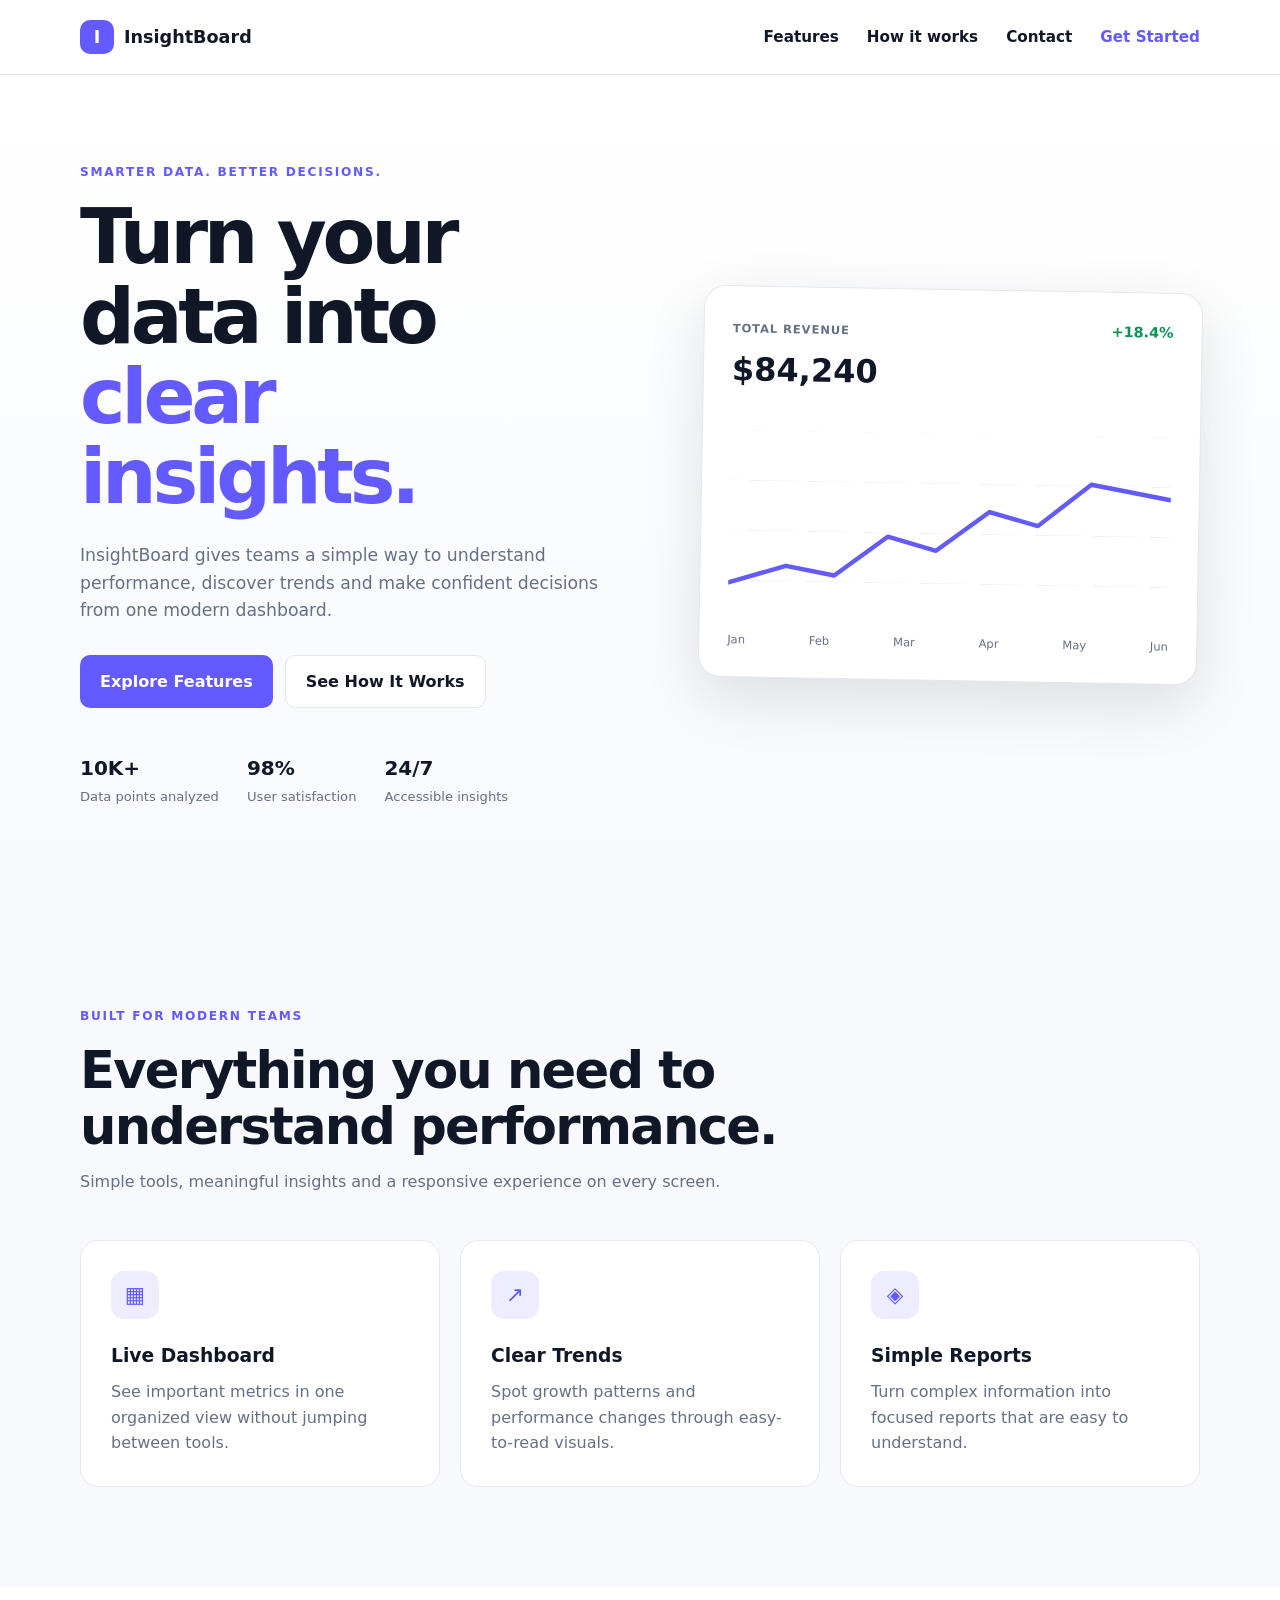
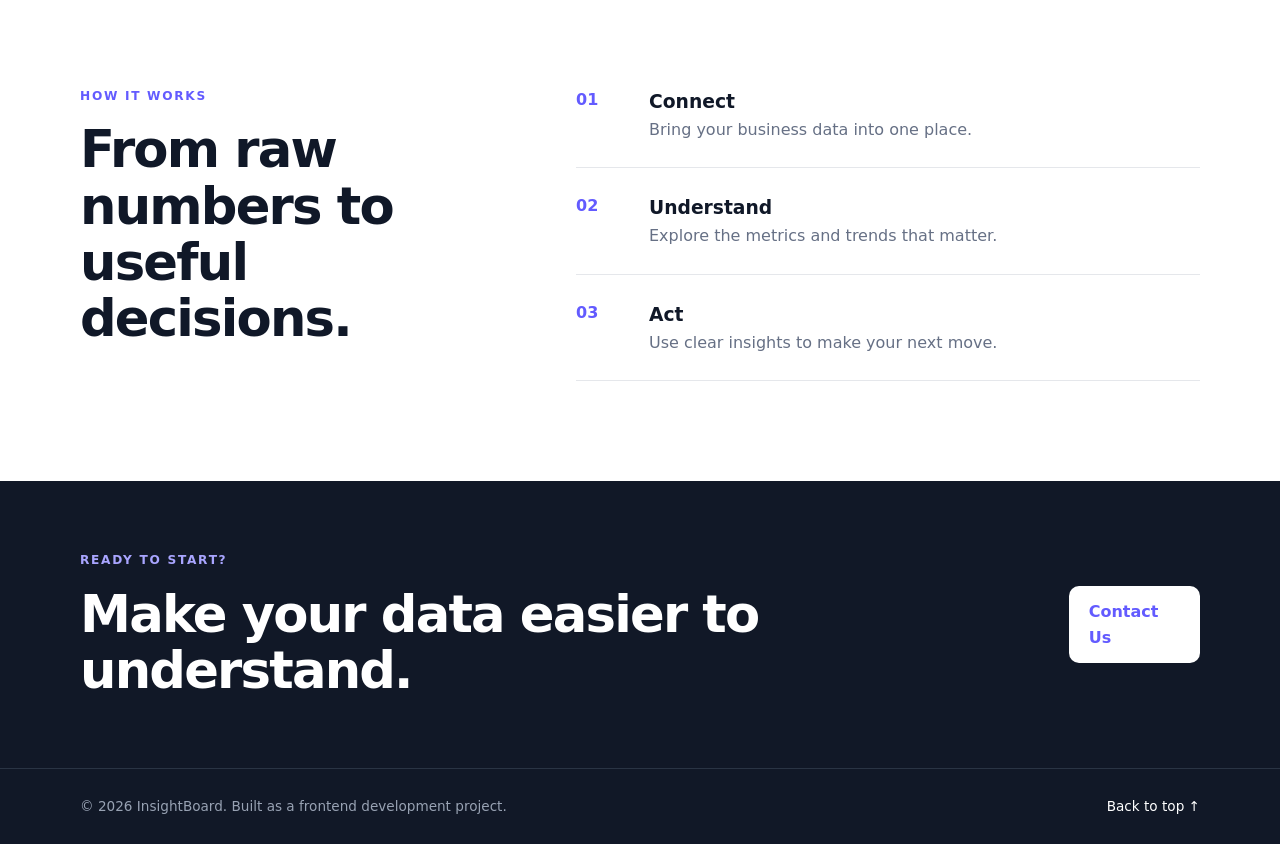
<file: week-1-responsive-landing/index.html>
<!DOCTYPE html>
<html lang="en">

<head>
  <meta charset="UTF-8">
  <meta name="viewport" content="width=device-width, initial-scale=1.0">
  <meta name="description" content="InsightBoard - a modern analytics platform landing page.">
  <title>InsightBoard | Turn Data Into Decisions</title>
  <link rel="stylesheet" href="style.css">
</head>

<body id="top">
  <a class="skip-link" href="#main">Skip to main content</a>
  <header class="site-header">
    <nav class="navbar container" aria-label="Main navigation">
      <a class="logo" href="#top" aria-label="InsightBoard home">
        <span class="logo-mark">I</span> InsightBoard
      </a>

      <button class="menu-toggle" id="menuToggle" type="button" aria-label="Open navigation menu" aria-expanded="false"
        aria-controls="primaryMenu">
        <span></span><span></span><span></span>
      </button>

      <ul class="nav-links" id="primaryMenu">
        <li><a href="#features">Features</a></li>
        <li><a href="#workflow">How it works</a></li>
        <li><a href="#contact">Contact</a></li>
        <li><a class="nav-cta" href="#contact">Get Started</a></li>
      </ul>
    </nav>
  </header>

  <main id="main" tabindex="-1">
    <section class="hero">
      <div class="container hero-grid">
        <div class="hero-content">
          <p class="eyebrow">SMARTER DATA. BETTER DECISIONS.</p>
          <h1>Turn your data into <span>clear insights.</span></h1>
          <p class="hero-text">
            InsightBoard gives teams a simple way to understand performance,
            discover trends and make confident decisions from one modern dashboard.
          </p>
          <div class="hero-actions">
            <a class="btn btn-primary" href="#features">Explore Features</a>
            <a class="btn btn-secondary" href="#workflow">See How It Works</a>
          </div>
          <div class="trust-row">
            <div><strong>10K+</strong><span>Data points analyzed</span></div>
            <div><strong>98%</strong><span>User satisfaction</span></div>
            <div><strong>24/7</strong><span>Accessible insights</span></div>
          </div>
        </div>

        <div class="hero-visual" aria-label="Analytics dashboard preview">
          <div class="dashboard-card">
            <div class="dashboard-top">
              <div>
                <span class="small-label">TOTAL REVENUE</span>
                <h2>$84,240</h2>
              </div>
              <span class="positive">+18.4%</span>
            </div>
            <div class="chart">
              <div class="chart-grid"></div>
              <svg viewBox="0 0 500 190" role="img" aria-label="Revenue trend chart">
                <polyline points="0,160 65,140 120,150 180,105 235,120 295,75 350,90 410,42 500,58" fill="none"
                  stroke="currentColor" stroke-width="5" stroke-linecap="round" stroke-linejoin="round" />
              </svg>
            </div>
            <div class="chart-labels">
              <span>Jan</span><span>Feb</span><span>Mar</span><span>Apr</span><span>May</span><span>Jun</span>
            </div>
          </div>
        </div>
      </div>
    </section>

    <section class="features section" id="features">
      <div class="container">
        <div class="section-heading">
          <p class="eyebrow">BUILT FOR MODERN TEAMS</p>
          <h2>Everything you need to understand performance.</h2>
          <p>Simple tools, meaningful insights and a responsive experience on every screen.</p>
        </div>

        <div class="feature-grid">
          <article class="feature-card">
            <div class="icon">▦</div>
            <h3>Live Dashboard</h3>
            <p>See important metrics in one organized view without jumping between tools.</p>
          </article>
          <article class="feature-card">
            <div class="icon">↗</div>
            <h3>Clear Trends</h3>
            <p>Spot growth patterns and performance changes through easy-to-read visuals.</p>
          </article>
          <article class="feature-card">
            <div class="icon">◈</div>
            <h3>Simple Reports</h3>
            <p>Turn complex information into focused reports that are easy to understand.</p>
          </article>
        </div>
      </div>
    </section>

    <section class="workflow section" id="workflow">
      <div class="container workflow-grid">
        <div>
          <p class="eyebrow">HOW IT WORKS</p>
          <h2>From raw numbers to useful decisions.</h2>
        </div>
        <div class="steps">
          <div class="step"><span>01</span>
            <div>
              <h3>Connect</h3>
              <p>Bring your business data into one place.</p>
            </div>
          </div>
          <div class="step"><span>02</span>
            <div>
              <h3>Understand</h3>
              <p>Explore the metrics and trends that matter.</p>
            </div>
          </div>
          <div class="step"><span>03</span>
            <div>
              <h3>Act</h3>
              <p>Use clear insights to make your next move.</p>
            </div>
          </div>
        </div>
      </div>
    </section>

    <section class="cta-section" id="contact">
      <div class="container cta">
        <div>
          <p class="eyebrow">READY TO START?</p>
          <h2>Make your data easier to understand.</h2>
        </div>
        <a class="btn btn-light" href="mailto:hello@insightboard.example">Contact Us</a>
      </div>
    </section>
  </main>

  <footer class="site-footer">
    <div class="container footer-inner">
      <p>© 2026 InsightBoard. Built as a frontend development project.</p>
      <a href="#top">Back to top ↑</a>
    </div>
  </footer>

  <script src="script.js"></script>
</body>

</html>
</file>
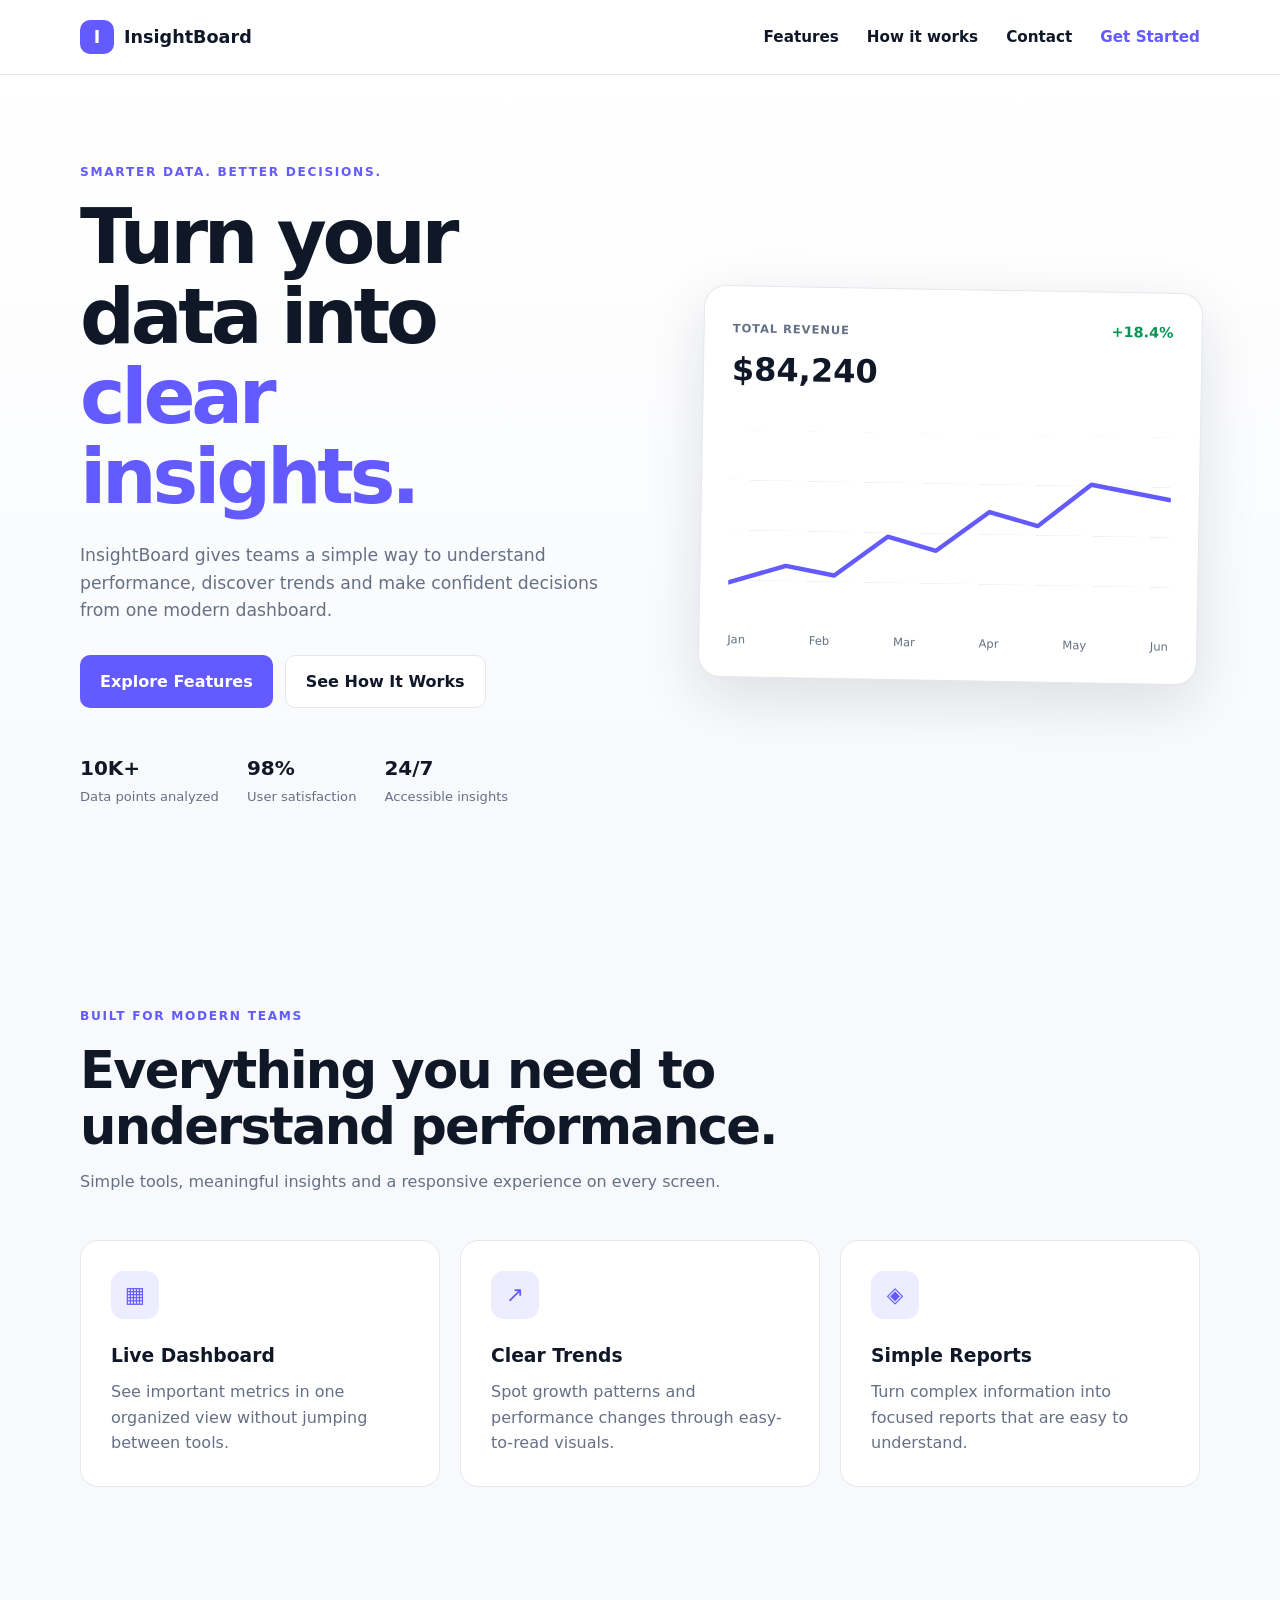
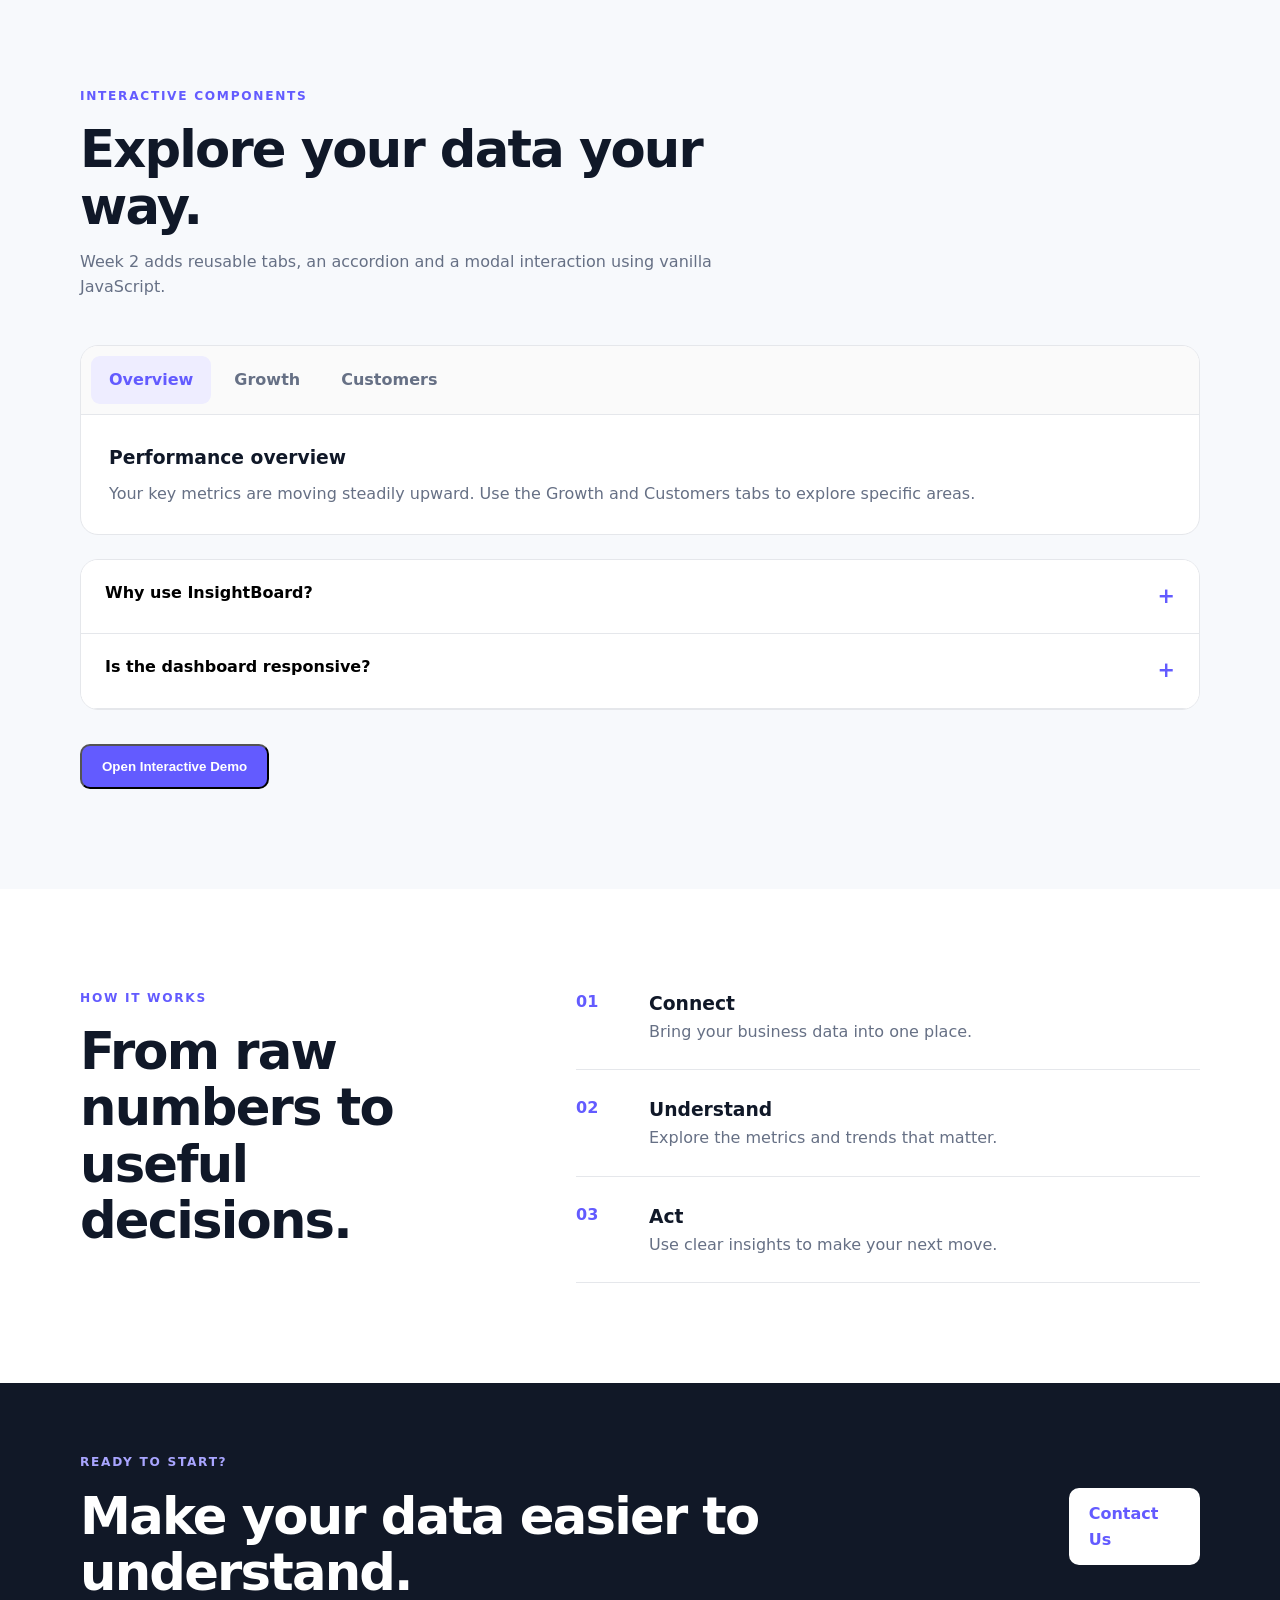
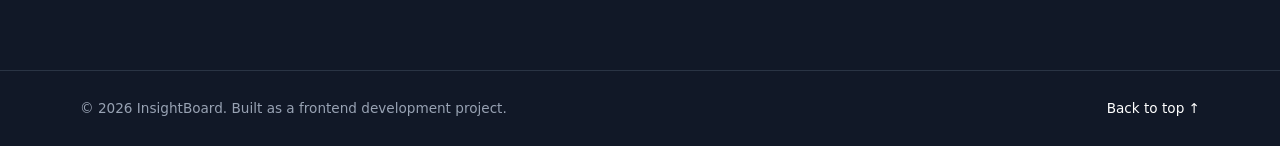
<file: week-2-interactive-ui/index.html>
<!DOCTYPE html>
<html lang="en">

<head>
  <meta charset="UTF-8">
  <meta name="viewport" content="width=device-width, initial-scale=1.0">
  <meta name="description" content="InsightBoard - a modern analytics platform landing page.">
  <title>InsightBoard | Turn Data Into Decisions</title>
  <link rel="stylesheet" href="style.css">
</head>

<body id="top">
  <a class="skip-link" href="#main">Skip to main content</a>
  <header class="site-header">
    <nav class="navbar container" aria-label="Main navigation">
      <a class="logo" href="#top" aria-label="InsightBoard home">
        <span class="logo-mark">I</span> InsightBoard
      </a>

      <button class="menu-toggle" id="menuToggle" type="button" aria-label="Open navigation menu" aria-expanded="false"
        aria-controls="primaryMenu">
        <span></span><span></span><span></span>
      </button>

      <ul class="nav-links" id="primaryMenu">
        <li><a href="#features">Features</a></li>
        <li><a href="#workflow">How it works</a></li>
        <li><a href="#contact">Contact</a></li>
        <li><a class="nav-cta" href="#contact">Get Started</a></li>
      </ul>
    </nav>
  </header>

  <main id="main" tabindex="-1">
    <section class="hero">
      <div class="container hero-grid">
        <div class="hero-content">
          <p class="eyebrow">SMARTER DATA. BETTER DECISIONS.</p>
          <h1>Turn your data into <span>clear insights.</span></h1>
          <p class="hero-text">
            InsightBoard gives teams a simple way to understand performance,
            discover trends and make confident decisions from one modern dashboard.
          </p>
          <div class="hero-actions">
            <a class="btn btn-primary" href="#features">Explore Features</a>
            <a class="btn btn-secondary" href="#workflow">See How It Works</a>
          </div>
          <div class="trust-row">
            <div><strong>10K+</strong><span>Data points analyzed</span></div>
            <div><strong>98%</strong><span>User satisfaction</span></div>
            <div><strong>24/7</strong><span>Accessible insights</span></div>
          </div>
        </div>

        <div class="hero-visual" aria-label="Analytics dashboard preview">
          <div class="dashboard-card">
            <div class="dashboard-top">
              <div>
                <span class="small-label">TOTAL REVENUE</span>
                <h2>$84,240</h2>
              </div>
              <span class="positive">+18.4%</span>
            </div>
            <div class="chart">
              <div class="chart-grid"></div>
              <svg viewBox="0 0 500 190" role="img" aria-label="Revenue trend chart">
                <polyline points="0,160 65,140 120,150 180,105 235,120 295,75 350,90 410,42 500,58" fill="none"
                  stroke="currentColor" stroke-width="5" stroke-linecap="round" stroke-linejoin="round" />
              </svg>
            </div>
            <div class="chart-labels">
              <span>Jan</span><span>Feb</span><span>Mar</span><span>Apr</span><span>May</span><span>Jun</span>
            </div>
          </div>
        </div>
      </div>
    </section>

    <section class="features section" id="features">
      <div class="container">
        <div class="section-heading">
          <p class="eyebrow">BUILT FOR MODERN TEAMS</p>
          <h2>Everything you need to understand performance.</h2>
          <p>Simple tools, meaningful insights and a responsive experience on every screen.</p>
        </div>

        <div class="feature-grid">
          <article class="feature-card">
            <div class="icon">▦</div>
            <h3>Live Dashboard</h3>
            <p>See important metrics in one organized view without jumping between tools.</p>
          </article>
          <article class="feature-card">
            <div class="icon">↗</div>
            <h3>Clear Trends</h3>
            <p>Spot growth patterns and performance changes through easy-to-read visuals.</p>
          </article>
          <article class="feature-card">
            <div class="icon">◈</div>
            <h3>Simple Reports</h3>
            <p>Turn complex information into focused reports that are easy to understand.</p>
          </article>
        </div>
      </div>
    </section>

    <section class="interactive section" id="interactive">
      <div class="container">
        <div class="section-heading">
          <p class="eyebrow">INTERACTIVE COMPONENTS</p>
          <h2>Explore your data your way.</h2>
          <p>Week 2 adds reusable tabs, an accordion and a modal interaction using vanilla JavaScript.</p>
        </div>

        <div class="tabs-card">
          <div class="tabs" role="tablist" aria-label="Insight categories">
            <button class="tab active" type="button" role="tab" aria-selected="true" aria-controls="tabOverview"
              id="tabBtnOverview">Overview</button>
            <button class="tab" type="button" role="tab" aria-selected="false" aria-controls="tabGrowth"
              id="tabBtnGrowth">Growth</button>
            <button class="tab" type="button" role="tab" aria-selected="false" aria-controls="tabCustomers"
              id="tabBtnCustomers">Customers</button>
          </div>
          <div class="tab-panel" id="tabOverview" role="tabpanel" aria-labelledby="tabBtnOverview">
            <h3>Performance overview</h3>
            <p>Your key metrics are moving steadily upward. Use the Growth and Customers tabs to explore specific areas.
            </p>
          </div>
          <div class="tab-panel hidden" id="tabGrowth" role="tabpanel" aria-labelledby="tabBtnGrowth">
            <h3>Growth insights</h3>
            <p>Revenue increased by 18.4% this period, with the strongest growth coming from returning users.</p>
          </div>
          <div class="tab-panel hidden" id="tabCustomers" role="tabpanel" aria-labelledby="tabBtnCustomers">
            <h3>Customer insights</h3>
            <p>Customer engagement remains healthy, with a 24% increase in active sessions.</p>
          </div>
        </div>

        <div class="accordion" aria-label="Frequently asked questions">
          <button class="accordion-trigger" type="button" aria-expanded="false" aria-controls="answer1">
            Why use InsightBoard?
            <span>+</span>
          </button>
          <div class="accordion-panel" id="answer1" hidden>
            <p>It brings important metrics together so teams can understand performance without navigating multiple
              tools.</p>
          </div>
          <button class="accordion-trigger" type="button" aria-expanded="false" aria-controls="answer2">
            Is the dashboard responsive?
            <span>+</span>
          </button>
          <div class="accordion-panel" id="answer2" hidden>
            <p>Yes. The layout adapts across desktop, tablet and mobile screen sizes.</p>
          </div>
        </div>

        <button class="btn btn-primary demo-modal-btn" id="openModal" type="button">Open Interactive Demo</button>
      </div>
    </section>

    <div class="modal" id="demoModal" role="dialog" aria-modal="true" aria-labelledby="modalTitle" hidden>
      <div class="modal-backdrop" id="modalBackdrop"></div>
      <div class="modal-content">
        <button class="modal-close" id="closeModal" type="button" aria-label="Close dialog">×</button>
        <p class="eyebrow">INTERACTIVE DEMO</p>
        <h2 id="modalTitle">Your dashboard is ready.</h2>
        <p>This modal demonstrates DOM manipulation, event handling, keyboard-friendly controls and reusable UI
          behavior.</p>
        <button class="btn btn-primary" id="modalDone" type="button">Got it</button>
      </div>
    </div>

    <section class="workflow section" id="workflow">
      <div class="container workflow-grid">
        <div>
          <p class="eyebrow">HOW IT WORKS</p>
          <h2>From raw numbers to useful decisions.</h2>
        </div>
        <div class="steps">
          <div class="step"><span>01</span>
            <div>
              <h3>Connect</h3>
              <p>Bring your business data into one place.</p>
            </div>
          </div>
          <div class="step"><span>02</span>
            <div>
              <h3>Understand</h3>
              <p>Explore the metrics and trends that matter.</p>
            </div>
          </div>
          <div class="step"><span>03</span>
            <div>
              <h3>Act</h3>
              <p>Use clear insights to make your next move.</p>
            </div>
          </div>
        </div>
      </div>
    </section>

    <section class="cta-section" id="contact">
      <div class="container cta">
        <div>
          <p class="eyebrow">READY TO START?</p>
          <h2>Make your data easier to understand.</h2>
        </div>
        <a class="btn btn-light" href="mailto:hello@insightboard.example">Contact Us</a>
      </div>
    </section>
  </main>

  <footer class="site-footer">
    <div class="container footer-inner">
      <p>© 2026 InsightBoard. Built as a frontend development project.</p>
      <a href="#top">Back to top ↑</a>
    </div>
  </footer>

  <script src="script.js"></script>
</body>

</html>
</file>
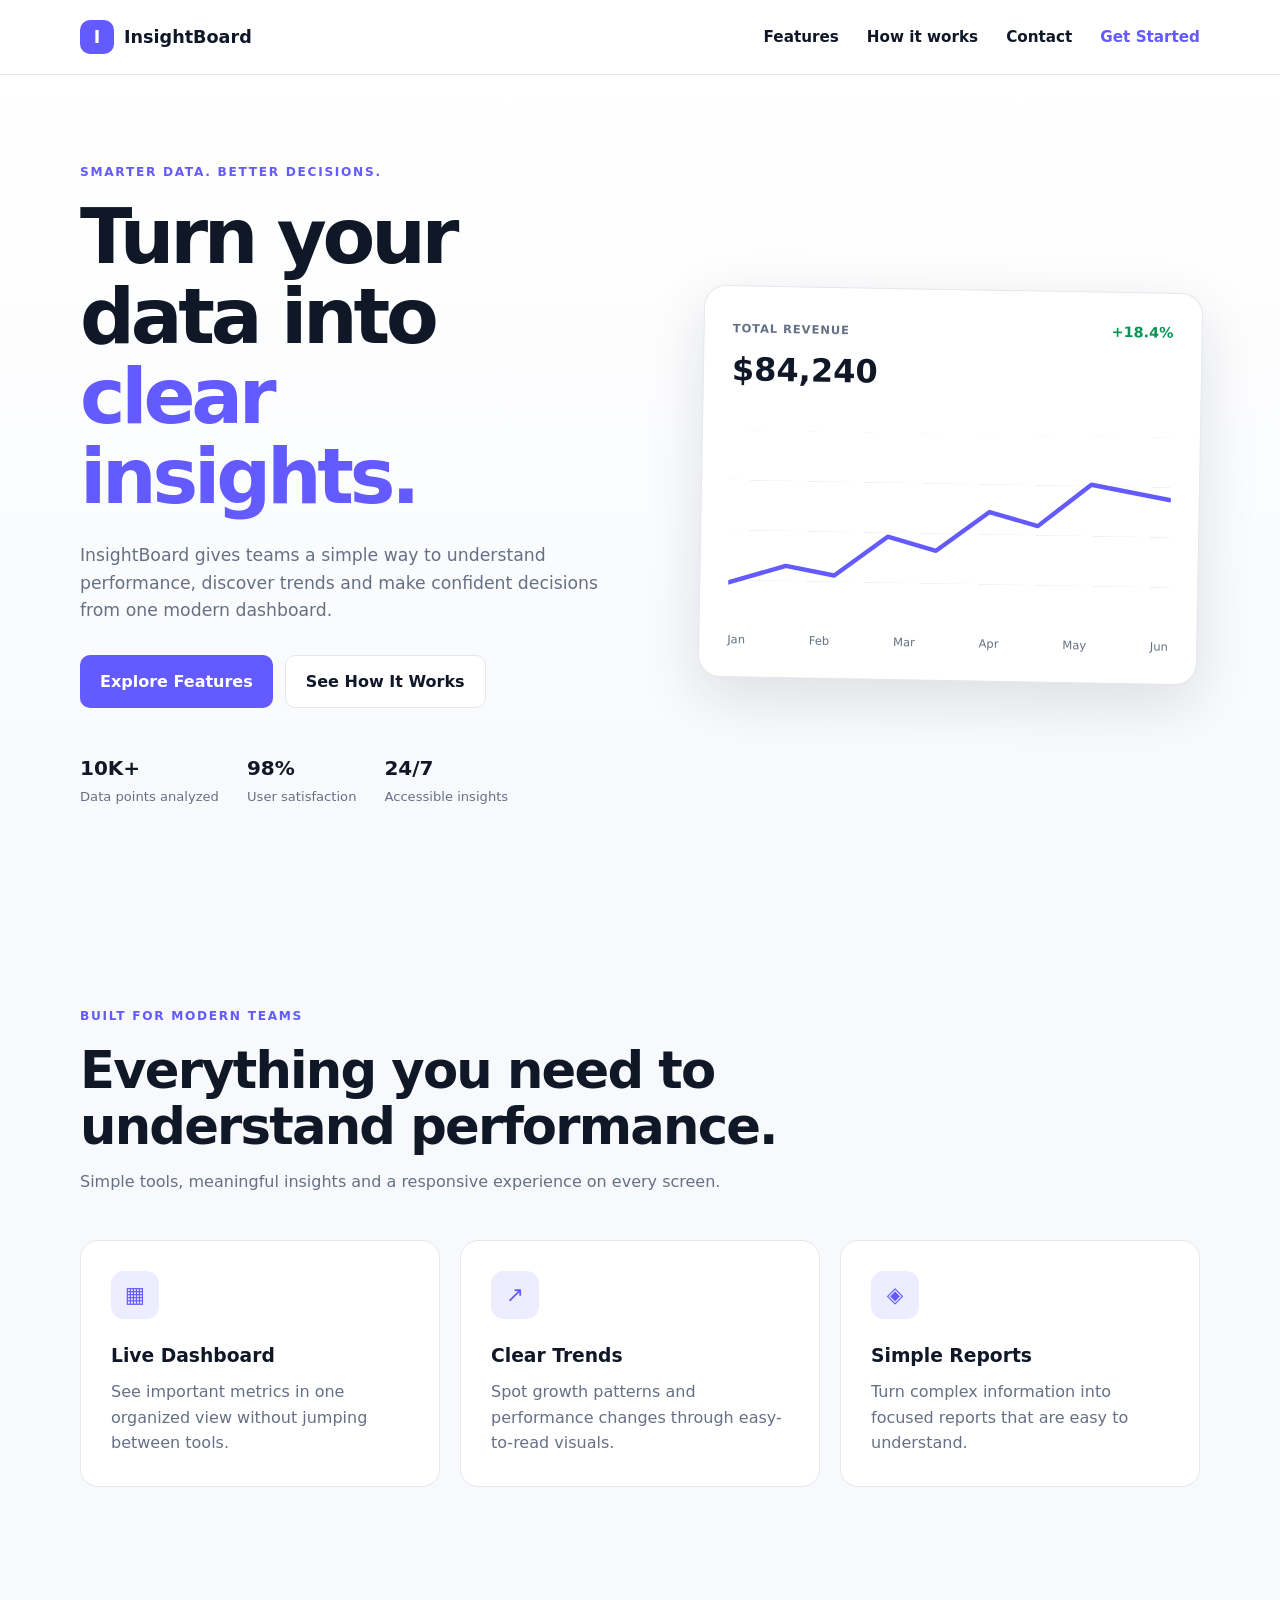
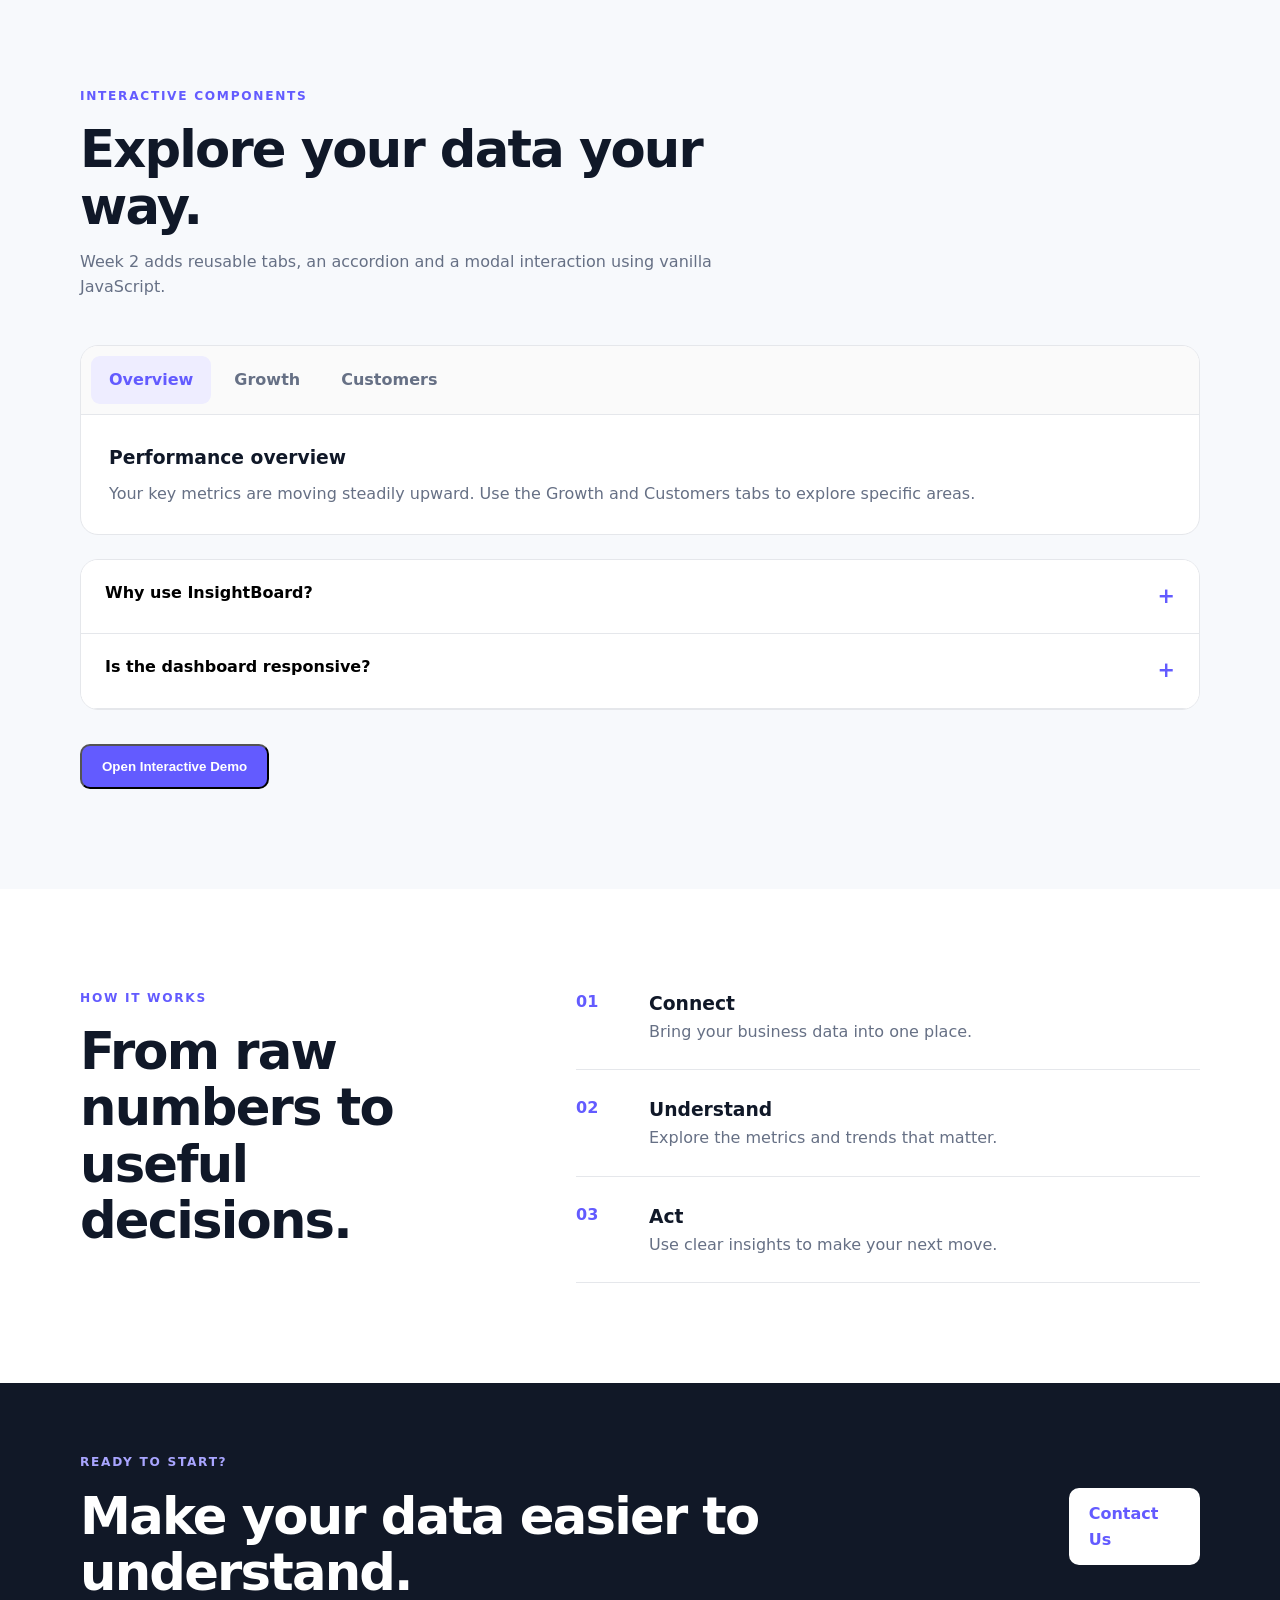
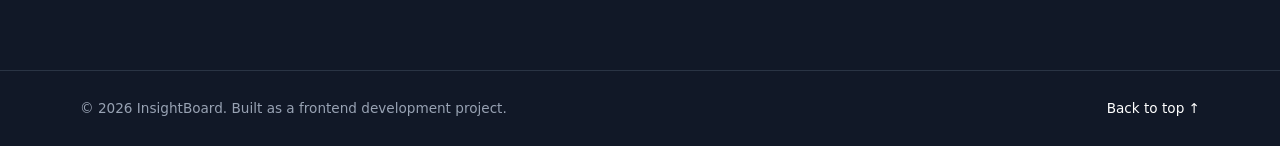
<file: week-3-accessibility/index.html>
<!DOCTYPE html>
<html lang="en">

<head>
  <meta charset="UTF-8">
  <meta name="viewport" content="width=device-width, initial-scale=1.0">
  <meta name="description" content="InsightBoard - a modern analytics platform landing page.">
  <title>InsightBoard | Turn Data Into Decisions</title>
  <link rel="stylesheet" href="style.css">
</head>

<body id="top">
  <a class="skip-link" href="#main-content">Skip to main content</a>
  <header class="site-header">
    <nav class="navbar container" aria-label="Main navigation">
      <a class="logo" href="#top" aria-label="InsightBoard home">
        <span class="logo-mark">I</span> InsightBoard
      </a>

      <button class="menu-toggle" id="menuToggle" type="button" aria-label="Open navigation menu" aria-expanded="false"
        aria-controls="primaryMenu">
        <span></span><span></span><span></span>
      </button>

      <ul class="nav-links" id="primaryMenu">
        <li><a href="#features">Features</a></li>
        <li><a href="#workflow">How it works</a></li>
        <li><a href="#contact">Contact</a></li>
        <li><a class="nav-cta" href="#contact">Get Started</a></li>
      </ul>
    </nav>
  </header>

  <main id="main-content" tabindex="-1">
    <section class="hero">
      <div class="container hero-grid">
        <div class="hero-content">
          <p class="eyebrow">SMARTER DATA. BETTER DECISIONS.</p>
          <h1>Turn your data into <span>clear insights.</span></h1>
          <p class="hero-text">
            InsightBoard gives teams a simple way to understand performance,
            discover trends and make confident decisions from one modern dashboard.
          </p>
          <div class="hero-actions">
            <a class="btn btn-primary" href="#features" aria-label="Explore InsightBoard features">Explore Features</a>
            <a class="btn btn-secondary" href="#workflow" aria-label="Learn how InsightBoard works">See How It Works</a>
          </div>
          <div class="trust-row">
            <div><strong>10K+</strong><span>Data points analyzed</span></div>
            <div><strong>98%</strong><span>User satisfaction</span></div>
            <div><strong>24/7</strong><span>Accessible insights</span></div>
          </div>
        </div>

        <div class="hero-visual" aria-label="Analytics dashboard preview">
          <div class="dashboard-card">
            <div class="dashboard-top">
              <div>
                <span class="small-label">TOTAL REVENUE</span>
                <h2>$84,240</h2>
              </div>
              <span class="positive">+18.4%</span>
            </div>
            <div class="chart">
              <div class="chart-grid"></div>
              <svg viewBox="0 0 500 190" role="img" aria-label="Revenue trend chart">
                <polyline points="0,160 65,140 120,150 180,105 235,120 295,75 350,90 410,42 500,58" fill="none"
                  stroke="currentColor" stroke-width="5" stroke-linecap="round" stroke-linejoin="round" />
              </svg>
            </div>
            <div class="chart-labels">
              <span>Jan</span><span>Feb</span><span>Mar</span><span>Apr</span><span>May</span><span>Jun</span>
            </div>
          </div>
        </div>
      </div>
    </section>

    <section class="features section" id="features">
      <div class="container">
        <div class="section-heading">
          <p class="eyebrow">BUILT FOR MODERN TEAMS</p>
          <h2>Everything you need to understand performance.</h2>
          <p>Simple tools, meaningful insights and a responsive experience on every screen.</p>
        </div>

        <div class="feature-grid">
          <article class="feature-card">
            <div class="icon">▦</div>
            <h3>Live Dashboard</h3>
            <p>See important metrics in one organized view without jumping between tools.</p>
          </article>
          <article class="feature-card">
            <div class="icon">↗</div>
            <h3>Clear Trends</h3>
            <p>Spot growth patterns and performance changes through easy-to-read visuals.</p>
          </article>
          <article class="feature-card">
            <div class="icon">◈</div>
            <h3>Simple Reports</h3>
            <p>Turn complex information into focused reports that are easy to understand.</p>
          </article>
        </div>
      </div>
    </section>

    <section class="interactive section" id="interactive">
      <div class="container">
        <div class="section-heading">
          <p class="eyebrow">INTERACTIVE COMPONENTS</p>
          <h2>Explore your data your way.</h2>
          <p>Week 2 adds reusable tabs, an accordion and a modal interaction using vanilla JavaScript.</p>
        </div>

        <div class="tabs-card">
          <div class="tabs" role="tablist" aria-label="Insight categories">
            <button type="button" class="tab active" role="tab" aria-selected="true" aria-controls="tabOverview"
              id="tabBtnOverview">Overview</button>
            <button type="button" class="tab" role="tab" aria-selected="false" aria-controls="tabGrowth"
              id="tabBtnGrowth">Growth</button>
            <button type="button" class="tab" role="tab" aria-selected="false" aria-controls="tabCustomers"
              id="tabBtnCustomers">Customers</button>
          </div>
          <div class="tab-panel" id="tabOverview" role="tabpanel" aria-labelledby="tabBtnOverview">
            <h3>Performance overview</h3>
            <p>Your key metrics are moving steadily upward. Use the Growth and Customers tabs to explore specific areas.
            </p>
          </div>
          <div class="tab-panel hidden" id="tabGrowth" role="tabpanel" aria-labelledby="tabBtnGrowth">
            <h3>Growth insights</h3>
            <p>Revenue increased by 18.4% this period, with the strongest growth coming from returning users.</p>
          </div>
          <div class="tab-panel hidden" id="tabCustomers" role="tabpanel" aria-labelledby="tabBtnCustomers">
            <h3>Customer insights</h3>
            <p>Customer engagement remains healthy, with a 24% increase in active sessions.</p>
          </div>
        </div>

        <div class="accordion" aria-label="Frequently asked questions">
          <button type="button" class="accordion-trigger" aria-expanded="false" aria-controls="answer1">
            Why use InsightBoard?
            <span>+</span>
          </button>
          <div class="accordion-panel" id="answer1" hidden>
            <p>It brings important metrics together so teams can understand performance without navigating multiple
              tools.</p>
          </div>
          <button type="button" class="accordion-trigger" aria-expanded="false" aria-controls="answer2">
            Is the dashboard responsive?
            <span>+</span>
          </button>
          <div class="accordion-panel" id="answer2" hidden>
            <p>Yes. The layout adapts across desktop, tablet and mobile screen sizes.</p>
          </div>
        </div>

        <button class="btn btn-primary demo-modal-btn" id="openModal" type="button">Open Interactive Demo</button>
        <p class="sr-only" id="statusMessage" role="status" aria-live="polite"></p>
      </div>
    </section>

    <div class="modal" id="demoModal" role="dialog" aria-modal="true" aria-labelledby="modalTitle" hidden>
      <div class="modal-backdrop" id="modalBackdrop"></div>
      <div class="modal-content">
        <button type="button" class="modal-close" id="closeModal" aria-label="Close dialog">×</button>
        <p class="eyebrow">INTERACTIVE DEMO</p>
        <h2 id="modalTitle">Your dashboard is ready.</h2>
        <p>This modal demonstrates DOM manipulation, event handling, keyboard-friendly controls and reusable UI
          behavior.</p>
        <button type="button" class="btn btn-primary" id="modalDone">Got it</button>
      </div>
    </div>

    <section class="workflow section" id="workflow">
      <div class="container workflow-grid">
        <div>
          <p class="eyebrow">HOW IT WORKS</p>
          <h2>From raw numbers to useful decisions.</h2>
        </div>
        <div class="steps">
          <div class="step"><span>01</span>
            <div>
              <h3>Connect</h3>
              <p>Bring your business data into one place.</p>
            </div>
          </div>
          <div class="step"><span>02</span>
            <div>
              <h3>Understand</h3>
              <p>Explore the metrics and trends that matter.</p>
            </div>
          </div>
          <div class="step"><span>03</span>
            <div>
              <h3>Act</h3>
              <p>Use clear insights to make your next move.</p>
            </div>
          </div>
        </div>
      </div>
    </section>

    <section class="cta-section" id="contact">
      <div class="container cta">
        <div>
          <p class="eyebrow">READY TO START?</p>
          <h2>Make your data easier to understand.</h2>
        </div>
        <a class="btn btn-light" href="mailto:hello@insightboard.example">Contact Us</a>
      </div>
    </section>
  </main>

  <footer class="site-footer" aria-label="Site footer">
    <div class="container footer-inner">
      <p>© 2026 InsightBoard. Built as a frontend development project.</p>
      <a href="#top">Back to top ↑</a>
    </div>
  </footer>

  <script src="script.js"></script>
</body>

</html>
</file>
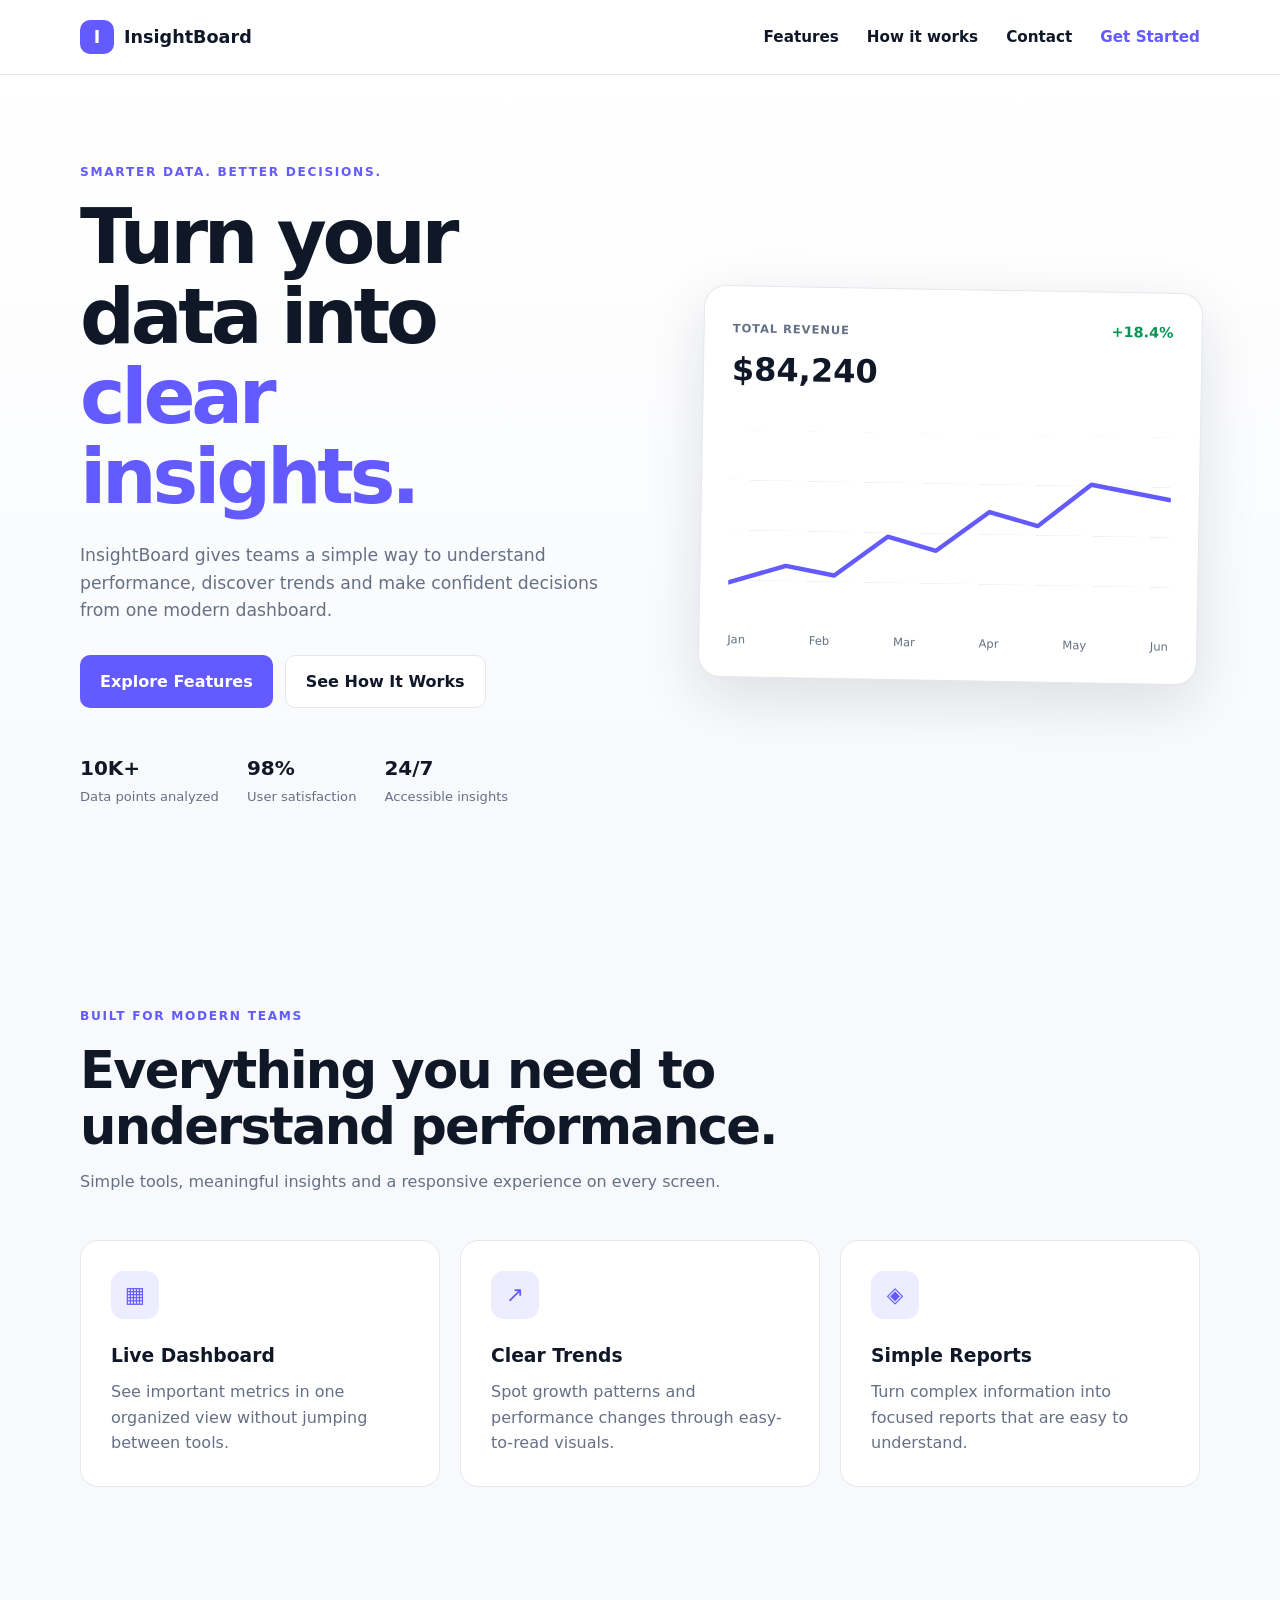
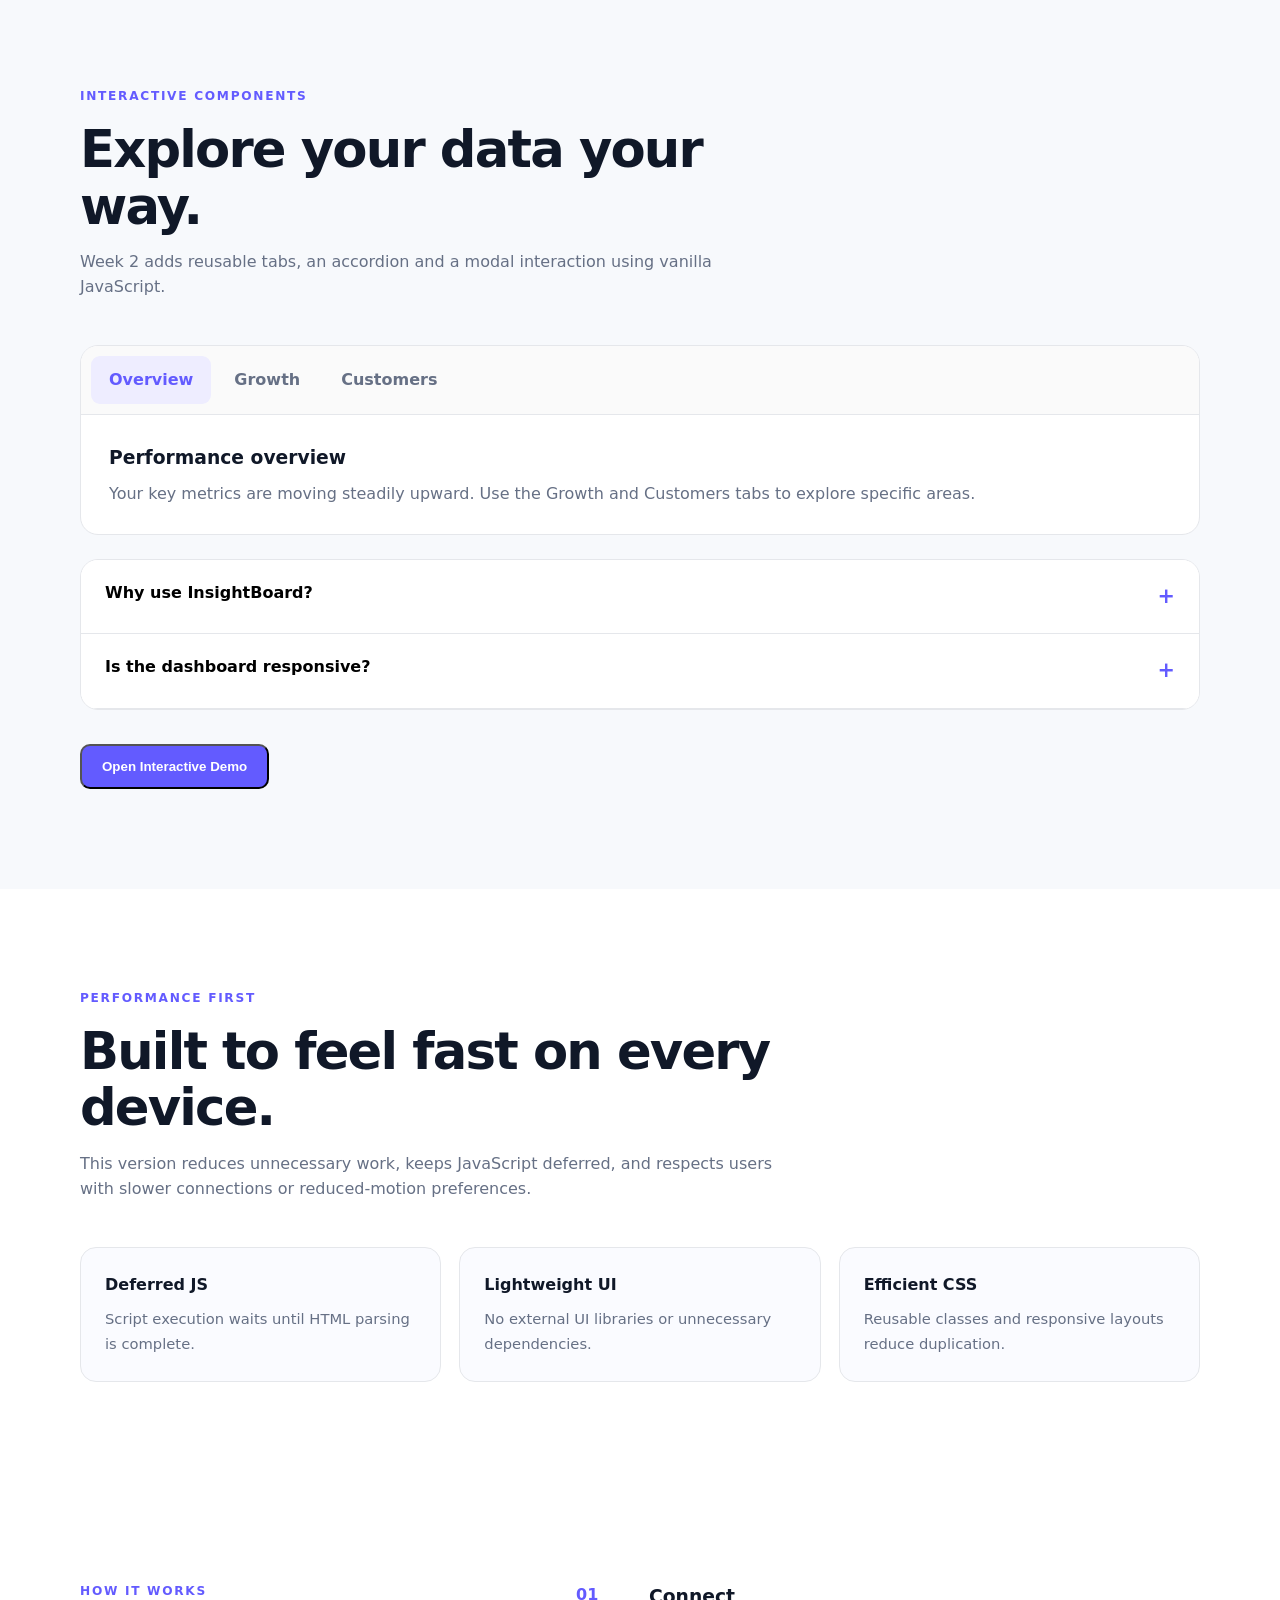
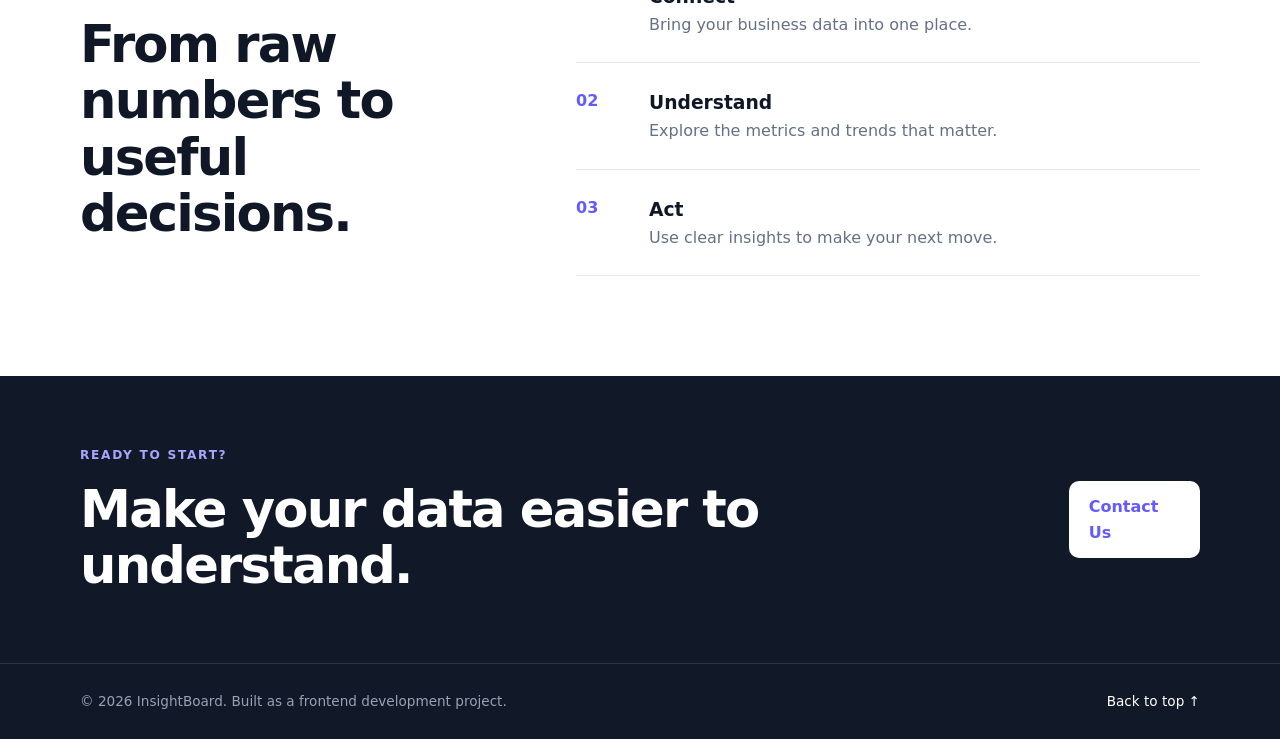
<file: week-4-performance/index.html>
<!DOCTYPE html>
<html lang="en">

<head>
  <meta charset="UTF-8">
  <meta name="viewport" content="width=device-width, initial-scale=1.0">
  <meta name="description" content="InsightBoard - a modern analytics platform landing page.">
  <meta name="theme-color" content="#635bff">
  <link rel="preload" href="style.css" as="style">
  <title>InsightBoard | Turn Data Into Decisions</title>
  <link rel="stylesheet" href="style.css">
</head>

<body id="top">
  <a class="skip-link" href="#main-content">Skip to main content</a>
  <header class="site-header">
    <nav class="navbar container" aria-label="Main navigation">
      <a class="logo" href="#top" aria-label="InsightBoard home">
        <span class="logo-mark">I</span> InsightBoard
      </a>

      <button class="menu-toggle" id="menuToggle" type="button" aria-label="Open navigation menu" aria-expanded="false"
        aria-controls="primaryMenu">
        <span></span><span></span><span></span>
      </button>

      <ul class="nav-links" id="primaryMenu">
        <li><a href="#features">Features</a></li>
        <li><a href="#workflow">How it works</a></li>
        <li><a href="#contact">Contact</a></li>
        <li><a class="nav-cta" href="#contact">Get Started</a></li>
      </ul>
    </nav>
  </header>

  <main id="main-content" tabindex="-1">
    <section class="hero">
      <div class="container hero-grid">
        <div class="hero-content">
          <p class="eyebrow">SMARTER DATA. BETTER DECISIONS.</p>
          <h1>Turn your data into <span>clear insights.</span></h1>
          <p class="hero-text">
            InsightBoard gives teams a simple way to understand performance,
            discover trends and make confident decisions from one modern dashboard.
          </p>
          <div class="hero-actions">
            <a class="btn btn-primary" href="#features" aria-label="Explore InsightBoard features">Explore Features</a>
            <a class="btn btn-secondary" href="#workflow" aria-label="Learn how InsightBoard works">See How It Works</a>
          </div>
          <div class="trust-row">
            <div><strong>10K+</strong><span>Data points analyzed</span></div>
            <div><strong>98%</strong><span>User satisfaction</span></div>
            <div><strong>24/7</strong><span>Accessible insights</span></div>
          </div>
        </div>

        <div class="hero-visual" aria-label="Analytics dashboard preview">
          <div class="dashboard-card">
            <div class="dashboard-top">
              <div>
                <span class="small-label">TOTAL REVENUE</span>
                <h2>$84,240</h2>
              </div>
              <span class="positive">+18.4%</span>
            </div>
            <div class="chart">
              <div class="chart-grid"></div>
              <svg viewBox="0 0 500 190" role="img" aria-label="Revenue trend chart">
                <polyline points="0,160 65,140 120,150 180,105 235,120 295,75 350,90 410,42 500,58" fill="none"
                  stroke="currentColor" stroke-width="5" stroke-linecap="round" stroke-linejoin="round" />
              </svg>
            </div>
            <div class="chart-labels">
              <span>Jan</span><span>Feb</span><span>Mar</span><span>Apr</span><span>May</span><span>Jun</span>
            </div>
          </div>
        </div>
      </div>
    </section>

    <section class="features section" id="features">
      <div class="container">
        <div class="section-heading">
          <p class="eyebrow">BUILT FOR MODERN TEAMS</p>
          <h2>Everything you need to understand performance.</h2>
          <p>Simple tools, meaningful insights and a responsive experience on every screen.</p>
        </div>

        <div class="feature-grid">
          <article class="feature-card">
            <div class="icon">▦</div>
            <h3>Live Dashboard</h3>
            <p>See important metrics in one organized view without jumping between tools.</p>
          </article>
          <article class="feature-card">
            <div class="icon">↗</div>
            <h3>Clear Trends</h3>
            <p>Spot growth patterns and performance changes through easy-to-read visuals.</p>
          </article>
          <article class="feature-card">
            <div class="icon">◈</div>
            <h3>Simple Reports</h3>
            <p>Turn complex information into focused reports that are easy to understand.</p>
          </article>
        </div>
      </div>
    </section>

    <section class="interactive section" id="interactive">
      <div class="container">
        <div class="section-heading">
          <p class="eyebrow">INTERACTIVE COMPONENTS</p>
          <h2>Explore your data your way.</h2>
          <p>Week 2 adds reusable tabs, an accordion and a modal interaction using vanilla JavaScript.</p>
        </div>

        <div class="tabs-card">
          <div class="tabs" role="tablist" aria-label="Insight categories">
            <button type="button" class="tab active" role="tab" aria-selected="true" aria-controls="tabOverview"
              id="tabBtnOverview">Overview</button>
            <button type="button" class="tab" role="tab" aria-selected="false" aria-controls="tabGrowth"
              id="tabBtnGrowth">Growth</button>
            <button type="button" class="tab" role="tab" aria-selected="false" aria-controls="tabCustomers"
              id="tabBtnCustomers">Customers</button>
          </div>
          <div class="tab-panel" id="tabOverview" role="tabpanel" aria-labelledby="tabBtnOverview">
            <h3>Performance overview</h3>
            <p>Your key metrics are moving steadily upward. Use the Growth and Customers tabs to explore specific areas.
            </p>
          </div>
          <div class="tab-panel hidden" id="tabGrowth" role="tabpanel" aria-labelledby="tabBtnGrowth">
            <h3>Growth insights</h3>
            <p>Revenue increased by 18.4% this period, with the strongest growth coming from returning users.</p>
          </div>
          <div class="tab-panel hidden" id="tabCustomers" role="tabpanel" aria-labelledby="tabBtnCustomers">
            <h3>Customer insights</h3>
            <p>Customer engagement remains healthy, with a 24% increase in active sessions.</p>
          </div>
        </div>

        <div class="accordion" aria-label="Frequently asked questions">
          <button type="button" class="accordion-trigger" aria-expanded="false" aria-controls="answer1">
            Why use InsightBoard?
            <span>+</span>
          </button>
          <div class="accordion-panel" id="answer1" hidden>
            <p>It brings important metrics together so teams can understand performance without navigating multiple
              tools.</p>
          </div>
          <button type="button" class="accordion-trigger" aria-expanded="false" aria-controls="answer2">
            Is the dashboard responsive?
            <span>+</span>
          </button>
          <div class="accordion-panel" id="answer2" hidden>
            <p>Yes. The layout adapts across desktop, tablet and mobile screen sizes.</p>
          </div>
        </div>

        <button class="btn btn-primary demo-modal-btn" id="openModal" type="button">Open Interactive Demo</button>
        <p class="sr-only" id="statusMessage" role="status" aria-live="polite"></p>
      </div>
    </section>

    <div class="modal" id="demoModal" role="dialog" aria-modal="true" aria-labelledby="modalTitle" hidden>
      <div class="modal-backdrop" id="modalBackdrop"></div>
      <div class="modal-content">
        <button type="button" class="modal-close" id="closeModal" aria-label="Close dialog">×</button>
        <p class="eyebrow">INTERACTIVE DEMO</p>
        <h2 id="modalTitle">Your dashboard is ready.</h2>
        <p>This modal demonstrates DOM manipulation, event handling, keyboard-friendly controls and reusable UI
          behavior.</p>
        <button type="button" class="btn btn-primary" id="modalDone">Got it</button>
      </div>
    </div>

    <section class="performance section" id="performance">
      <div class="container">
        <div class="section-heading">
          <p class="eyebrow">PERFORMANCE FIRST</p>
          <h2>Built to feel fast on every device.</h2>
          <p>This version reduces unnecessary work, keeps JavaScript deferred, and respects users with slower
            connections or reduced-motion preferences.</p>
        </div>
        <div class="perf-grid">
          <article><strong>Deferred JS</strong><span>Script execution waits until HTML parsing is complete.</span>
          </article>
          <article><strong>Lightweight UI</strong><span>No external UI libraries or unnecessary dependencies.</span>
          </article>
          <article><strong>Efficient CSS</strong><span>Reusable classes and responsive layouts reduce
              duplication.</span></article>
        </div>
      </div>
    </section>

    <section class="workflow section" id="workflow">
      <div class="container workflow-grid">
        <div>
          <p class="eyebrow">HOW IT WORKS</p>
          <h2>From raw numbers to useful decisions.</h2>
        </div>
        <div class="steps">
          <div class="step"><span>01</span>
            <div>
              <h3>Connect</h3>
              <p>Bring your business data into one place.</p>
            </div>
          </div>
          <div class="step"><span>02</span>
            <div>
              <h3>Understand</h3>
              <p>Explore the metrics and trends that matter.</p>
            </div>
          </div>
          <div class="step"><span>03</span>
            <div>
              <h3>Act</h3>
              <p>Use clear insights to make your next move.</p>
            </div>
          </div>
        </div>
      </div>
    </section>

    <section class="cta-section" id="contact">
      <div class="container cta">
        <div>
          <p class="eyebrow">READY TO START?</p>
          <h2>Make your data easier to understand.</h2>
        </div>
        <a class="btn btn-light" href="mailto:hello@insightboard.example">Contact Us</a>
      </div>
    </section>
  </main>

  <footer class="site-footer" aria-label="Site footer">
    <div class="container footer-inner">
      <p>© 2026 InsightBoard. Built as a frontend development project.</p>
      <a href="#top">Back to top ↑</a>
    </div>
  </footer>

  <script src="script.js" defer></script>
</body>

</html>
</file>
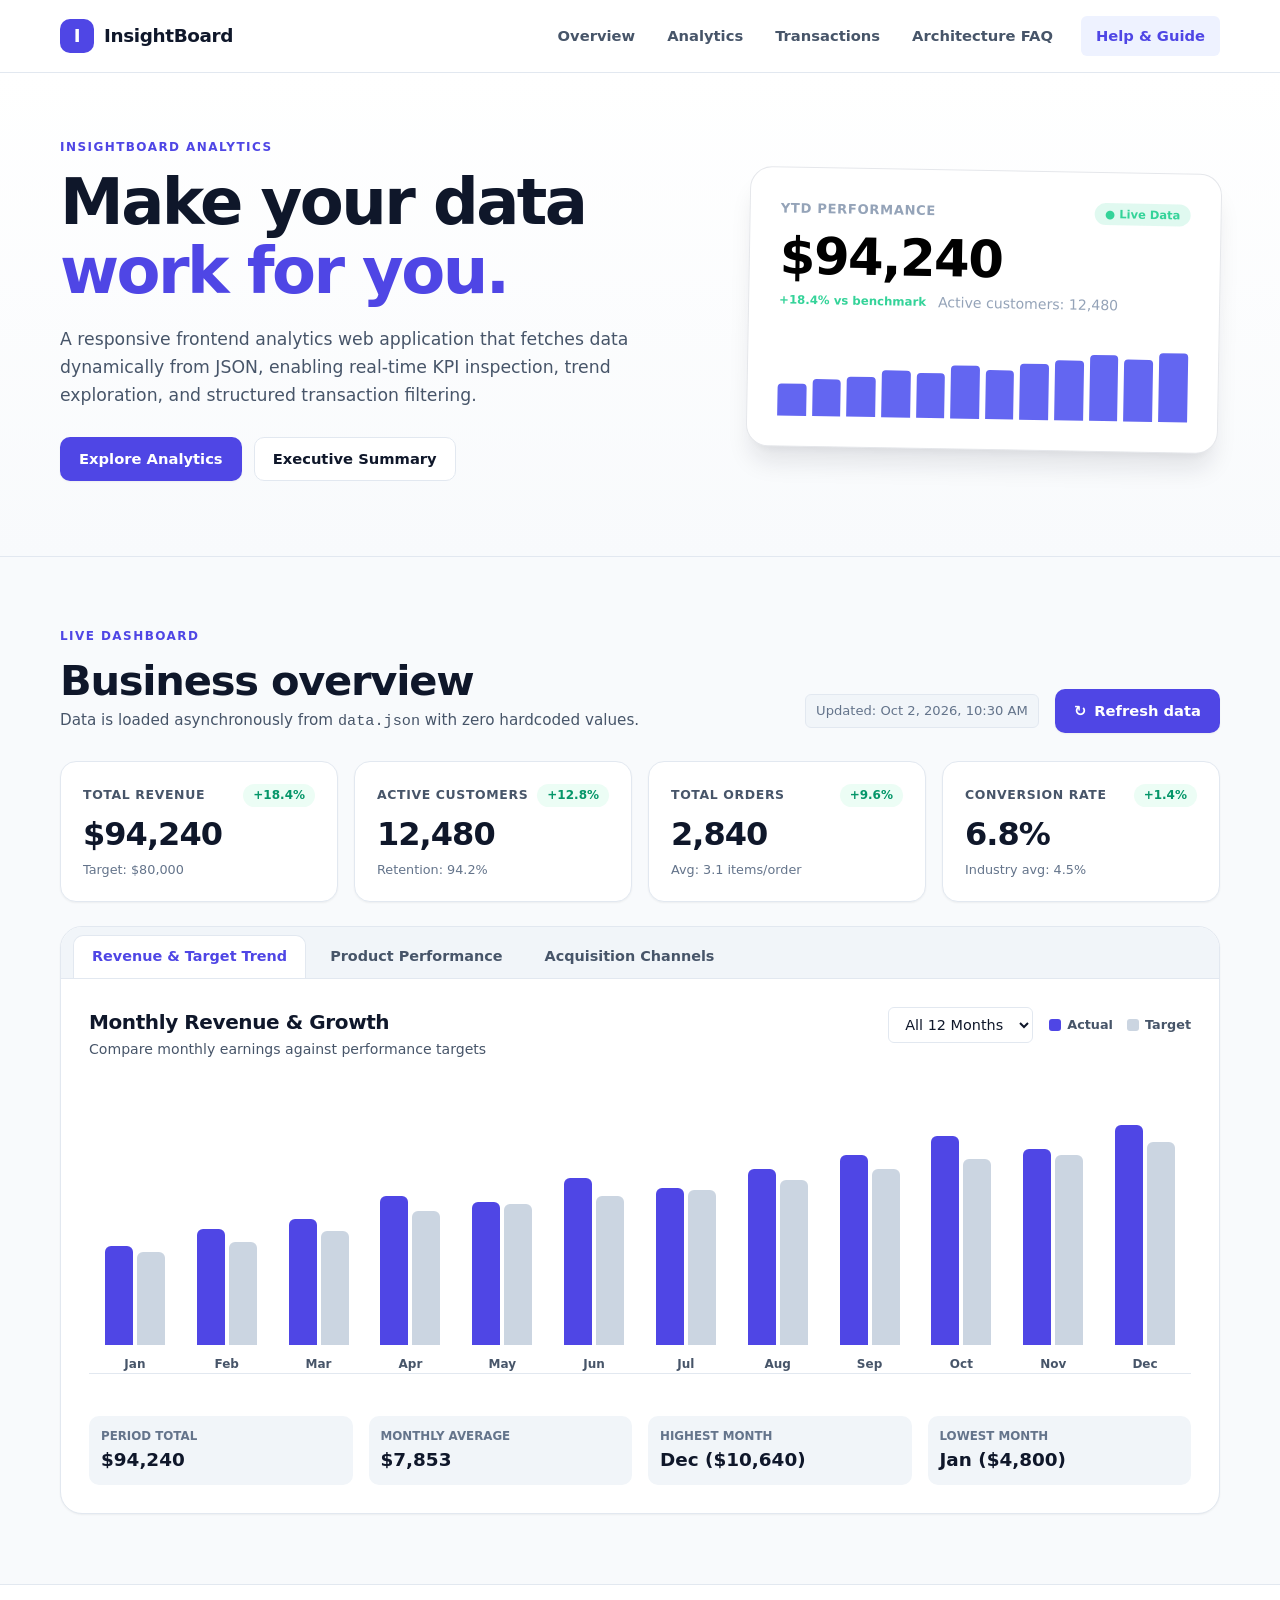
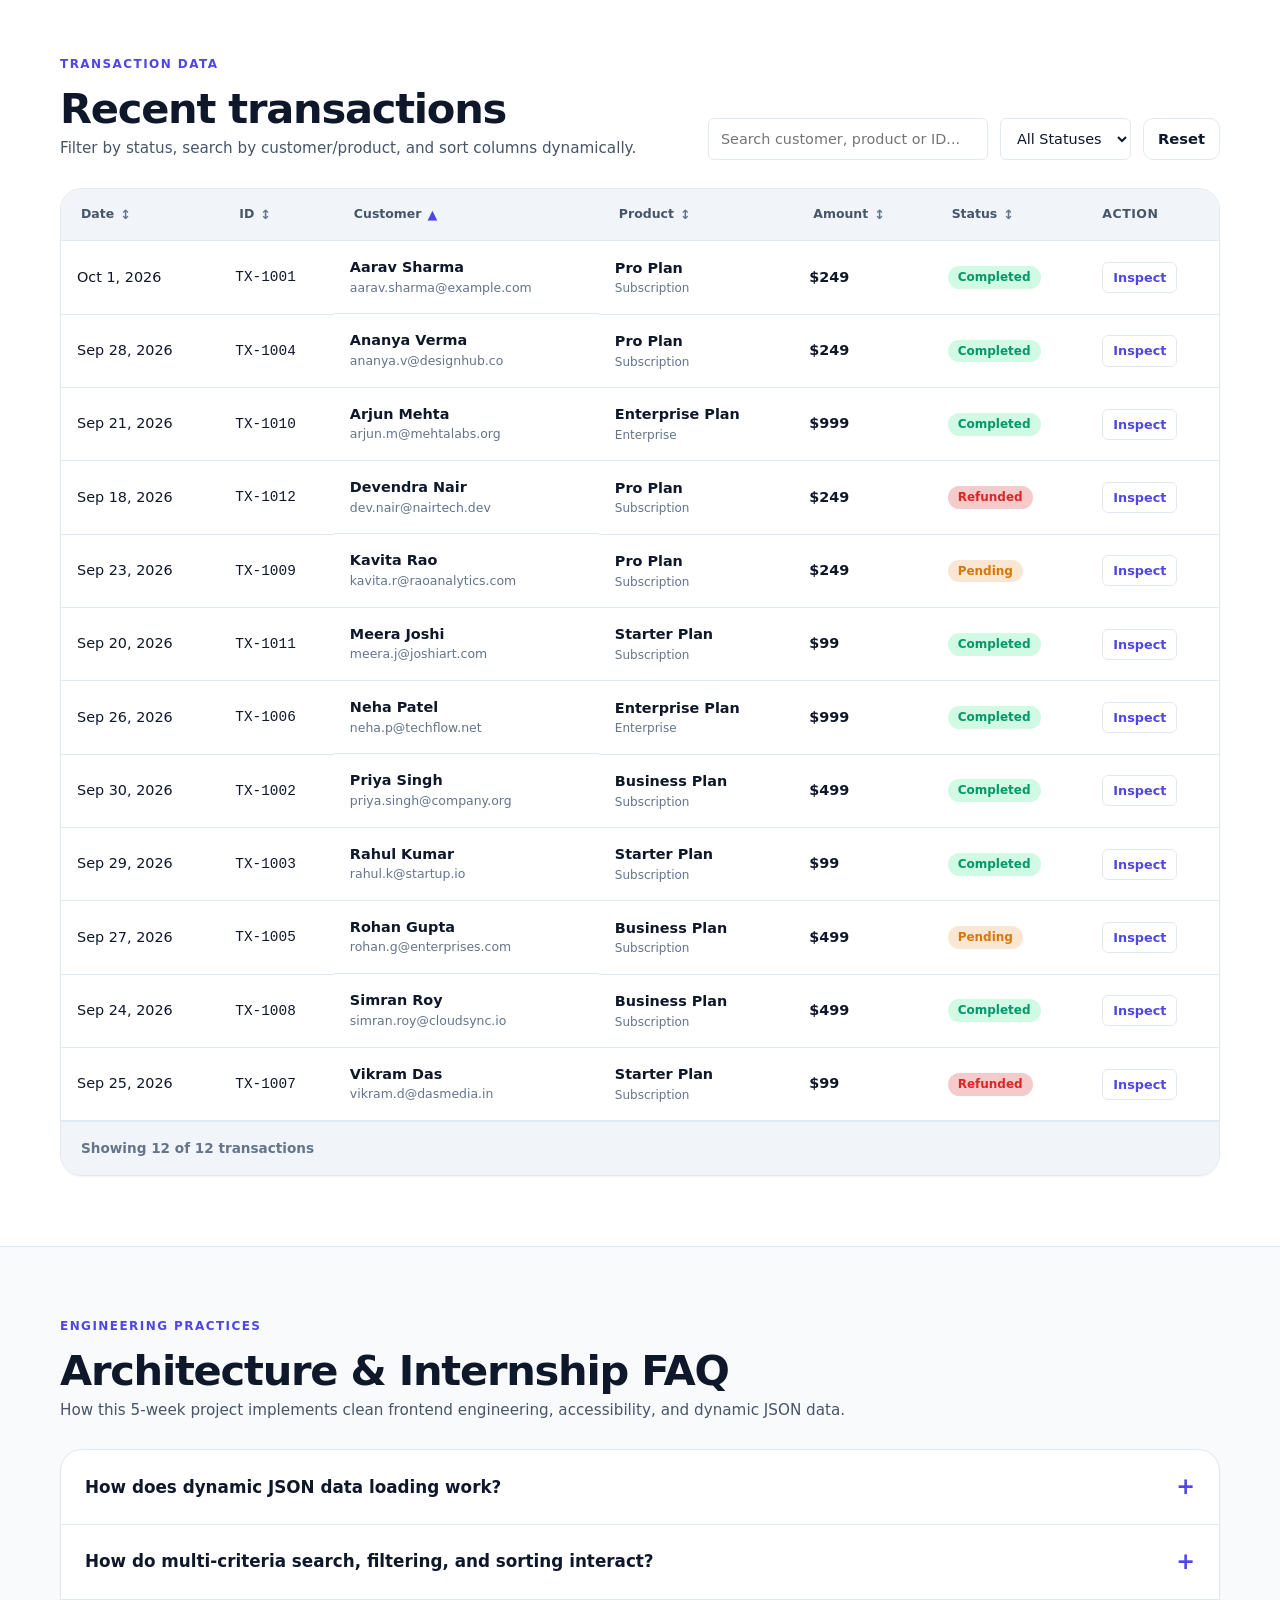
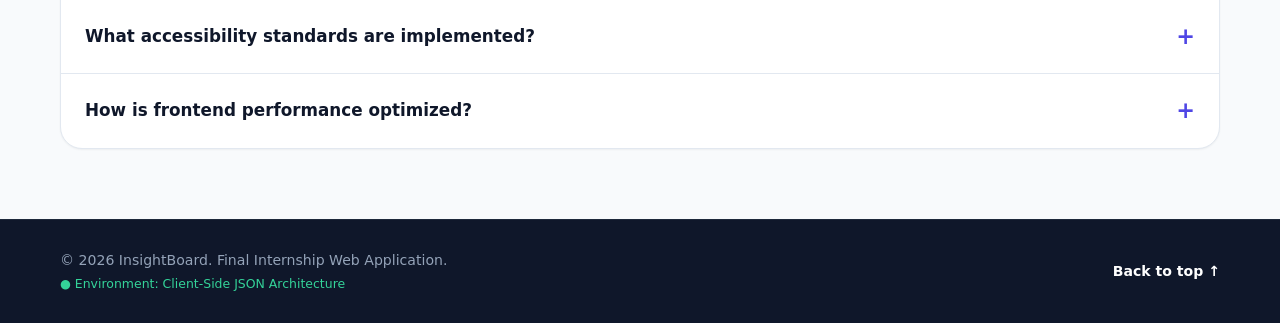
<file: week-5-final-dashboard/index.html>
<!DOCTYPE html>
<html lang="en">

<head>
  <meta charset="UTF-8">
  <meta name="viewport" content="width=device-width, initial-scale=1.0">
  <meta name="description"
    content="InsightBoard - Modern interactive SaaS analytics dashboard with dynamic JSON data loading, sorting, filtering, and responsive charts.">
  <meta name="theme-color" content="#635bff">
  <title>InsightBoard | Analytics Dashboard</title>
  <link rel="stylesheet" href="style.css">
</head>

<body id="top">
  <a class="skip-link" href="#main">Skip to main content</a>

  <header class="site-header">
    <nav class="navbar container" aria-label="Primary navigation">
      <a class="logo" href="#top" aria-label="InsightBoard home">
        <span class="logo-mark" aria-hidden="true">I</span>
        <span class="logo-text">InsightBoard</span>
      </a>

      <button class="menu-toggle" id="menuToggle" type="button" aria-expanded="false" aria-controls="navMenu"
        aria-label="Open navigation menu">
        <span></span><span></span><span></span>
      </button>

      <ul class="nav-links" id="navMenu">
        <li><a href="#overview">Overview</a></li>
        <li><a href="#analytics">Analytics</a></li>
        <li><a href="#transactions">Transactions</a></li>
        <li><a href="#faq">Architecture FAQ</a></li>
        <li><button class="nav-button" id="helpBtn" type="button" aria-haspopup="dialog">Help & Guide</button></li>
      </ul>
    </nav>
  </header>

  <main id="main" tabindex="-1">
    <section class="hero" id="overview">
      <div class="container hero-inner">
        <div class="hero-content">
          <p class="eyebrow">INSIGHTBOARD ANALYTICS</p>
          <h1>Make your data <span>work for you.</span></h1>
          <p class="hero-copy">
            A responsive frontend analytics web application that fetches data dynamically from JSON,
            enabling real-time KPI inspection, trend exploration, and structured transaction filtering.
          </p>
          <div class="hero-actions">
            <a class="btn primary" href="#analytics">Explore Analytics</a>
            <button class="btn secondary" id="quickView" type="button" aria-haspopup="dialog">Executive Summary</button>
          </div>
        </div>

        <div class="hero-summary" aria-label="Executive performance card">
          <div class="hero-summary-header">
            <span>YTD Performance</span>
            <span class="badge badge-live" id="heroLiveBadge">● Live Data</span>
          </div>
          <strong id="heroRevenue">$0</strong>
          <div class="hero-summary-meta">
            <small id="heroGrowth" class="positive">Loading...</small>
            <span id="heroCustomers" class="hero-subtext">Active customers: --</span>
          </div>
          <div class="mini-bars" id="miniBars" aria-label="Monthly trend preview" role="img"></div>
        </div>
      </div>
    </section>

    <section class="section" id="analytics">
      <div class="container">
        <div class="section-title">
          <div>
            <p class="eyebrow">LIVE DASHBOARD</p>
            <h2>Business overview</h2>
            <p>Data is loaded asynchronously from <code>data.json</code> with zero hardcoded values.</p>
          </div>
          <div class="section-actions">
            <span class="last-updated-text" id="lastUpdatedWrap">
              Updated: <time id="lastUpdated">Loading...</time>
            </span>
            <button class="btn primary" id="refreshBtn" type="button" aria-label="Refresh dashboard data">
              <span class="refresh-icon" aria-hidden="true">↻</span> Refresh data
            </button>
          </div>
        </div>

        <div class="alert-banner alert-error" id="errorBanner" role="alert" hidden>
          <div class="alert-content">
            <strong>Unable to load dashboard data.</strong>
            <p id="errorMessage">Please make sure you are running the project through VS Code Live Server and try again.
            </p>
          </div>
          <button class="btn btn-sm btn-error" id="retryBtn" type="button">Retry</button>
        </div>

        <div class="loading-state" id="loadingIndicator" role="status" aria-live="polite">
          <div class="spinner" aria-hidden="true"></div>
          <span>Loading dashboard data...</span>
        </div>

        <div class="metrics-grid" id="metrics" aria-live="polite" aria-label="Key Performance Indicators"></div>

        <div class="analytics-tabs-wrapper">
          <div class="tabs-nav" role="tablist" aria-label="Analytics visualizations">
            <button class="tab-btn active" id="tabBtnRevenue" type="button" role="tab" aria-selected="true"
              aria-controls="panelRevenue">
              Revenue & Target Trend
            </button>
            <button class="tab-btn" id="tabBtnProducts" type="button" role="tab" aria-selected="false"
              aria-controls="panelProducts">
              Product Performance
            </button>
            <button class="tab-btn" id="tabBtnChannels" type="button" role="tab" aria-selected="false"
              aria-controls="panelChannels">
              Acquisition Channels
            </button>
          </div>

          <article class="panel tab-panel" id="panelRevenue" role="tabpanel" aria-labelledby="tabBtnRevenue">
            <div class="panel-head">
              <div>
                <h3>Monthly Revenue & Growth</h3>
                <p>Compare monthly earnings against performance targets</p>
              </div>
              <div class="panel-controls">
                <label for="periodFilter" class="sr-only">Select revenue period</label>
                <select id="periodFilter" aria-label="Revenue period filter">
                  <option value="all">All 12 Months</option>
                  <option value="first">H1: Jan – Jun</option>
                  <option value="second">H2: Jul – Dec</option>
                  <option value="q1">Q1: Jan – Mar</option>
                  <option value="q2">Q2: Apr – Jun</option>
                  <option value="q3">Q3: Jul – Sep</option>
                  <option value="q4">Q4: Oct – Dec</option>
                </select>
                <div class="chart-legend" aria-hidden="true">
                  <span class="legend-item"><i class="legend-box actual"></i> Actual</span>
                  <span class="legend-item"><i class="legend-box target"></i> Target</span>
                </div>
              </div>
            </div>

            <div class="chart-container">
              <div class="chart" id="chart" role="region" aria-label="Monthly revenue bar chart" tabindex="0"></div>
            </div>

            <div class="chart-summary-bar" id="chartSummary"></div>
          </article>

          <article class="panel tab-panel hidden" id="panelProducts" role="tabpanel" aria-labelledby="tabBtnProducts">
            <div class="panel-head">
              <div>
                <h3>Subscription Products</h3>
                <p>Volume and recurring revenue by tier</p>
              </div>
            </div>
            <div class="table-wrap">
              <table class="products-table">
                <caption class="sr-only">Subscription products overview</caption>
                <thead>
                  <tr>
                    <th scope="col">Product Tier</th>
                    <th scope="col">Category</th>
                    <th scope="col">Price / Mo</th>
                    <th scope="col">Active Subscribers</th>
                    <th scope="col">Monthly Revenue</th>
                    <th scope="col">Status</th>
                  </tr>
                </thead>
                <tbody id="productsBody"></tbody>
              </table>
            </div>
          </article>

          <article class="panel tab-panel hidden" id="panelChannels" role="tabpanel" aria-labelledby="tabBtnChannels">
            <div class="panel-head">
              <div>
                <h3>Traffic Acquisition</h3>
                <p>Visitor distribution and conversion rates by channel</p>
              </div>
            </div>
            <div class="channels-grid" id="channels"></div>
          </article>
        </div>
      </div>
    </section>

    <section class="section light" id="transactions">
      <div class="container">
        <div class="section-title">
          <div>
            <p class="eyebrow">TRANSACTION DATA</p>
            <h2>Recent transactions</h2>
            <p>Filter by status, search by customer/product, and sort columns dynamically.</p>
          </div>
          <div class="filter-toolbar">
            <div class="search-box">
              <label for="search" class="sr-only">Search transactions by customer or product</label>
              <input class="search-input" id="search" type="search" placeholder="Search customer, product or ID..."
                aria-label="Search transactions">
            </div>
            <div class="status-filter-box">
              <label for="statusFilter" class="sr-only">Filter by transaction status</label>
              <select id="statusFilter" aria-label="Filter by transaction status">
                <option value="all">All Statuses</option>
                <option value="Completed">Completed</option>
                <option value="Pending">Pending</option>
                <option value="Refunded">Refunded</option>
              </select>
            </div>
            <button class="btn secondary btn-reset" id="resetFiltersBtn" type="button"
              title="Reset search and filters">Reset</button>
          </div>
        </div>

        <article class="panel table-panel">
          <div class="table-wrap">
            <table class="data-table">
              <caption class="sr-only">Recent business transactions list</caption>
              <thead>
                <tr>
                  <th scope="col" aria-sort="none">
                    <button class="sort-btn" data-sort="date" type="button">
                      Date <span class="sort-indicator" aria-hidden="true">↕</span>
                    </button>
                  </th>
                  <th scope="col" aria-sort="none">
                    <button class="sort-btn" data-sort="id" type="button">
                      ID <span class="sort-indicator" aria-hidden="true">↕</span>
                    </button>
                  </th>
                  <th scope="col" aria-sort="ascending">
                    <button class="sort-btn" data-sort="customer" type="button">
                      Customer <span class="sort-indicator" aria-hidden="true">▲</span>
                    </button>
                  </th>
                  <th scope="col" aria-sort="none">
                    <button class="sort-btn" data-sort="product" type="button">
                      Product <span class="sort-indicator" aria-hidden="true">↕</span>
                    </button>
                  </th>
                  <th scope="col" aria-sort="none">
                    <button class="sort-btn" data-sort="amount" type="button">
                      Amount <span class="sort-indicator" aria-hidden="true">↕</span>
                    </button>
                  </th>
                  <th scope="col" aria-sort="none">
                    <button class="sort-btn" data-sort="status" type="button">
                      Status <span class="sort-indicator" aria-hidden="true">↕</span>
                    </button>
                  </th>
                  <th scope="col">
                    <span>Action</span>
                  </th>
                </tr>
              </thead>
              <tbody id="transactionsBody"></tbody>
            </table>
          </div>

          <div class="empty-state" id="emptyState" hidden>
            <div class="empty-icon" aria-hidden="true">🔍</div>
            <h3>No matching transactions found</h3>
            <p>No transactions match your current search and filter selections.</p>
            <button class="btn secondary" id="clearFilterBtn" type="button">Clear Filters</button>
          </div>

          <div class="table-footer">
            <p id="tableStatus" class="status-text" role="status" aria-live="polite">Showing transactions...</p>
          </div>
        </article>
      </div>
    </section>

    <section class="section" id="faq">
      <div class="container">
        <div class="section-title">
          <div>
            <p class="eyebrow">ENGINEERING PRACTICES</p>
            <h2>Architecture & Internship FAQ</h2>
            <p>How this 5-week project implements clean frontend engineering, accessibility, and dynamic JSON data.</p>
          </div>
        </div>

        <div class="accordion-card">
          <div class="accordion-item">
            <button class="accordion-trigger" type="button" aria-expanded="false" aria-controls="faq1" id="faqBtn1">
              <span>How does dynamic JSON data loading work?</span>
              <span class="accordion-icon" aria-hidden="true">+</span>
            </button>
            <div class="accordion-panel" id="faq1" role="region" aria-labelledby="faqBtn1" hidden>
              <p>
                The application calls the browser <code>fetch('data.json')</code> API with cache controls.
                Upon receiving the JSON response, the dashboard parses KPI metrics, monthly revenue records,
                channel traffic percentages, product catalogs, and transactions. Every component in the UI renders
                from this state object. If <code>data.json</code> is modified, clicking "↻ Refresh data" instantly
                re-renders the UI.
              </p>
            </div>
          </div>

          <div class="accordion-item">
            <button class="accordion-trigger" type="button" aria-expanded="false" aria-controls="faq2" id="faqBtn2">
              <span>How do multi-criteria search, filtering, and sorting interact?</span>
              <span class="accordion-icon" aria-hidden="true">+</span>
            </button>
            <div class="accordion-panel" id="faq2" role="region" aria-labelledby="faqBtn2" hidden>
              <p>
                Filtering and sorting are purely functional and state-driven. The <code>state</code> object preserves
                active search query, status filter, sort column, and ascending/descending order.
                When any filter changes, the pipeline filters the transaction array, sorts by data type
                (numerical for amounts, chronological for ISO dates, alphabetical for text), updates table rows,
                and announces the row count via ARIA live regions.
              </p>
            </div>
          </div>

          <div class="accordion-item">
            <button class="accordion-trigger" type="button" aria-expanded="false" aria-controls="faq3" id="faqBtn3">
              <span>What accessibility standards are implemented?</span>
              <span class="accordion-icon" aria-hidden="true">+</span>
            </button>
            <div class="accordion-panel" id="faq3" role="region" aria-labelledby="faqBtn3" hidden>
              <p>
                InsightBoard adheres to WCAG 2.1 AA standards: semantic landmarks (<code>main</code>, <code>nav</code>,
                <code>header</code>, <code>footer</code>, <code>section</code>, <code>article</code>),
                a top-level Skip Link, proper table semantics with <code>th scope="col"</code> and
                <code>aria-sort</code>,
                complete keyboard navigation with visible focus rings (<code>:focus-visible</code>), focus trapping
                inside modal dialogs,
                Escape key dismissal, and <code>prefers-reduced-motion</code> media query support.
              </p>
            </div>
          </div>

          <div class="accordion-item">
            <button class="accordion-trigger" type="button" aria-expanded="false" aria-controls="faq4" id="faqBtn4">
              <span>How is frontend performance optimized?</span>
              <span class="accordion-icon" aria-hidden="true">+</span>
            </button>
            <div class="accordion-panel" id="faq4" role="region" aria-labelledby="faqBtn4" hidden>
              <p>
                The project requires zero runtime libraries or heavy chart packages.
                Scripts are deferred, DOM queries are cached, search inputs are debounced,
                event delegation is used on interactive tables, and charts are rendered with lightweight CSS/DOM flex
                elements.
              </p>
            </div>
          </div>
        </div>
      </div>
    </section>
  </main>

  <div class="modal" id="helpModal" role="dialog" aria-modal="true" aria-labelledby="helpModalTitle"
    aria-describedby="helpModalDesc" hidden>
    <div class="modal-backdrop" data-close="true"></div>
    <div class="modal-dialog">
      <button class="modal-close" id="closeHelpModal" type="button" aria-label="Close dialog">×</button>
      <p class="eyebrow">INSIGHTBOARD OVERVIEW</p>
      <h2 id="helpModalTitle">Dashboard Summary & Guide</h2>
      <div id="helpModalDesc" class="modal-body">
        <p>Welcome to the InsightBoard internship mini web application. This project demonstrates mastery across the
          5-week curriculum:</p>
        <ul class="modal-features-list">
          <li><strong>Week 1:</strong> Responsive semantic layout, Flexbox, and CSS Grid</li>
          <li><strong>Week 2:</strong> Interactive vanilla JS components: tabs, accordion, and modal</li>
          <li><strong>Week 3:</strong> WCAG accessibility, focus trapping, landmarks, and ARIA live regions</li>
          <li><strong>Week 4:</strong> Performance optimizations, deferred JS, and zero dependencies</li>
          <li><strong>Week 5:</strong> Dynamic JSON integration, live sorting, multi-attribute filtering, and error
            states</li>
        </ul>
        <div class="modal-tips">
          <h4>Keyboard Shortcuts:</h4>
          <p><kbd>Tab</kbd> / <kbd>Shift + Tab</kbd> Navigate controls &bull; <kbd>Esc</kbd> Close open dialog &bull;
            <kbd>Enter</kbd> Select action
          </p>
        </div>
      </div>
      <div class="modal-footer">
        <button class="btn primary" id="helpDoneBtn" type="button">Understood</button>
      </div>
    </div>
  </div>

  <div class="modal" id="detailModal" role="dialog" aria-modal="true" aria-labelledby="detailModalTitle" hidden>
    <div class="modal-backdrop" data-close="true"></div>
    <div class="modal-dialog">
      <button class="modal-close" id="closeDetailModal" type="button" aria-label="Close transaction details">×</button>
      <p class="eyebrow">TRANSACTION INSPECTOR</p>
      <h2 id="detailModalTitle">Transaction Details</h2>
      <div class="modal-body" id="detailModalContent"></div>
      <div class="modal-footer">
        <button class="btn secondary" id="detailDoneBtn" type="button">Close</button>
      </div>
    </div>
  </div>

  <footer class="site-footer">
    <div class="container footer-inner">
      <div class="footer-meta">
        <span>© 2026 InsightBoard. Final Internship Web Application.</span>
        <span class="system-status">● Environment: Client-Side JSON Architecture</span>
      </div>
      <a class="back-to-top" href="#top" aria-label="Back to top of page">Back to top ↑</a>
    </div>
  </footer>

  <script src="script.js" defer></script>
</body>

</html>
</file>
<file: week-1-responsive-landing/style.css>
* {
  margin: 0;
  padding: 0;
  box-sizing: border-box;
}

:root {
  --bg: #f7f9fc;
  --surface: #ffffff;
  --text: #101828;
  --muted: #667085;
  --primary: #635bff;
  --primary-dark: #4b44d1;
  --border: #e5e7eb;
  --dark: #111827;
  --shadow: 0 20px 60px rgba(16, 24, 40, 0.12);
}

html {
  scroll-behavior: smooth;
  scroll-padding-top: 80px;
}

body {
  font-family: Inter, ui-sans-serif, system-ui, -apple-system, BlinkMacSystemFont, "Segoe UI", sans-serif;
  color: var(--text);
  background: var(--bg);
  line-height: 1.6;
}

a {
  color: inherit;
  text-decoration: none;
}

.container {
  width: min(1120px, calc(100% - 40px));
  margin-inline: auto;
}

.site-header {
  background: rgba(255, 255, 255, .92);
  border-bottom: 1px solid var(--border);
  position: sticky;
  top: 0;
  z-index: 20;
  backdrop-filter: blur(12px);
}

.navbar {
  min-height: 74px;
  display: flex;
  align-items: center;
  justify-content: space-between;
  gap: 30px;
}

.logo {
  display: inline-flex;
  align-items: center;
  gap: 10px;
  font-weight: 800;
  font-size: 1.1rem;
}

.logo-mark {
  width: 34px;
  height: 34px;
  display: grid;
  place-items: center;
  color: white;
  background: var(--primary);
  border-radius: 10px;
}

.nav-links {
  display: flex;
  align-items: center;
  gap: 28px;
  list-style: none;
  font-size: .95rem;
  font-weight: 600;
}

.nav-links a:hover {
  color: var(--primary);
}

.nav-cta {
  color: var(--primary);
}

.menu-toggle {
  display: none;
  border: 0;
  background: transparent;
  cursor: pointer;
  padding: 8px;
}

.menu-toggle span {
  display: block;
  width: 25px;
  height: 2px;
  background: var(--text);
  margin: 5px 0;
}

.hero {
  padding: 88px 0 100px;
  background: linear-gradient(180deg, #fff 0%, #f7f9fc 100%);
}

.hero-grid {
  display: grid;
  grid-template-columns: 1.05fr .95fr;
  gap: 70px;
  align-items: center;
}

.eyebrow {
  color: var(--primary);
  font-size: .76rem;
  letter-spacing: .14em;
  font-weight: 800;
  margin-bottom: 15px;
}

h1 {
  font-size: clamp(2.7rem, 6vw, 5rem);
  line-height: 1.04;
  letter-spacing: -.055em;
  max-width: 700px;
}

h1 span {
  color: var(--primary);
}

.hero-text {
  color: var(--muted);
  font-size: 1.08rem;
  max-width: 590px;
  margin: 25px 0 30px;
}

.hero-actions {
  display: flex;
  flex-wrap: wrap;
  gap: 12px;
}

.btn {
  display: inline-flex;
  align-items: center;
  justify-content: center;
  padding: 13px 20px;
  border-radius: 10px;
  font-weight: 750;
  transition: transform .2s ease, background .2s ease;
}

.btn:hover {
  transform: translateY(-2px);
}

.btn-primary {
  background: var(--primary);
  color: white;
}

.btn-primary:hover {
  background: var(--primary-dark);
}

.btn-secondary {
  background: white;
  border: 1px solid var(--border);
}

.btn-light {
  background: white;
  color: var(--primary);
}

.trust-row {
  display: flex;
  flex-wrap: wrap;
  gap: 28px;
  margin-top: 44px;
}

.trust-row div {
  display: grid;
  gap: 2px;
}

.trust-row strong {
  font-size: 1.25rem;
}

.trust-row span {
  color: var(--muted);
  font-size: .82rem;
}

.hero-visual {
  min-width: 0;
}

.dashboard-card {
  background: var(--surface);
  border: 1px solid var(--border);
  border-radius: 22px;
  padding: 28px;
  box-shadow: var(--shadow);
  transform: rotate(1deg);
}

.dashboard-top {
  display: flex;
  align-items: flex-start;
  justify-content: space-between;
}

.small-label {
  color: var(--muted);
  font-size: .72rem;
  font-weight: 800;
  letter-spacing: .08em;
}

.dashboard-top h2 {
  font-size: 2rem;
  margin-top: 4px;
}

.positive {
  color: #079455;
  font-weight: 800;
  font-size: .9rem;
}

.chart {
  position: relative;
  height: 210px;
  margin-top: 25px;
  color: var(--primary);
}

.chart-grid {
  position: absolute;
  inset: 10px 0 15px;
  background: repeating-linear-gradient(to bottom,
      transparent 0,
      transparent 49px,
      #edf0f5 50px);
}

.chart svg {
  position: relative;
  width: 100%;
  height: 100%;
}

.chart-labels {
  display: flex;
  justify-content: space-between;
  color: var(--muted);
  font-size: .72rem;
}

.section {
  padding: 100px 0;
}

.section-heading {
  max-width: 700px;
  margin-bottom: 45px;
}

.section-heading h2,
.workflow h2,
.cta h2 {
  font-size: clamp(2rem, 4vw, 3.2rem);
  line-height: 1.1;
  letter-spacing: -.035em;
}

.section-heading>p:last-child {
  color: var(--muted);
  margin-top: 15px;
}

.feature-grid {
  display: grid;
  grid-template-columns: repeat(3, 1fr);
  gap: 20px;
}

.feature-card {
  background: white;
  border: 1px solid var(--border);
  border-radius: 18px;
  padding: 30px;
  transition: transform .2s ease, box-shadow .2s ease;
}

.feature-card:hover {
  transform: translateY(-5px);
  box-shadow: 0 16px 35px rgba(16, 24, 40, .08);
}

.icon {
  width: 48px;
  height: 48px;
  display: grid;
  place-items: center;
  background: #eeedff;
  color: var(--primary);
  border-radius: 13px;
  font-size: 1.35rem;
  margin-bottom: 22px;
}

.feature-card h3 {
  margin-bottom: 8px;
}

.feature-card p,
.step p {
  color: var(--muted);
}

.workflow {
  background: white;
}

.workflow-grid {
  display: grid;
  grid-template-columns: .8fr 1.2fr;
  gap: 80px;
  align-items: start;
}

.steps {
  display: grid;
  gap: 25px;
}

.step {
  display: grid;
  grid-template-columns: 55px 1fr;
  gap: 18px;
  padding-bottom: 25px;
  border-bottom: 1px solid var(--border);
}

.step>span {
  color: var(--primary);
  font-weight: 800;
}

.cta-section {
  background: var(--dark);
  color: white;
  padding: 70px 0;
}

.cta {
  display: flex;
  align-items: center;
  justify-content: space-between;
  gap: 30px;
}

.cta .eyebrow {
  color: #a9a5ff;
}

.site-footer {
  background: var(--dark);
  color: #98a2b3;
  border-top: 1px solid #2a3444;
}

.footer-inner {
  min-height: 75px;
  display: flex;
  align-items: center;
  justify-content: space-between;
  gap: 20px;
  font-size: .85rem;
}

.footer-inner a {
  color: white;
}

/* Responsive layout and mobile navigation */
@media (max-width: 850px) {
  .menu-toggle {
    display: block;
  }

  .nav-links {
    display: none;
    position: absolute;
    left: 20px;
    right: 20px;
    top: 74px;
    background: white;
    border: 1px solid var(--border);
    border-radius: 14px;
    padding: 18px;
    box-shadow: var(--shadow);
    flex-direction: column;
    align-items: stretch;
  }

  .nav-links.open {
    display: flex;
  }

  .nav-links a {
    display: block;
    padding: 8px 5px;
  }

  .hero {
    padding-top: 60px;
  }

  .hero-grid,
  .workflow-grid {
    grid-template-columns: 1fr;
    gap: 50px;
  }

  .feature-grid {
    grid-template-columns: 1fr;
  }

  .dashboard-card {
    transform: none;
  }
}

@media (max-width: 520px) {
  .container {
    width: min(100% - 28px, 1120px);
  }

  h1 {
    font-size: 2.65rem;
  }

  .hero {
    padding-bottom: 70px;
  }

  .trust-row {
    gap: 18px;
  }

  .dashboard-card {
    padding: 20px;
  }

  .cta {
    align-items: flex-start;
    flex-direction: column;
  }

  .footer-inner {
    padding: 20px 0;
    flex-direction: column;
    align-items: flex-start;
  }
}

.skip-link {
  position: fixed;
  top: -100px;
  left: 16px;
  z-index: 200;
  background: var(--dark);
  color: white;
  padding: 12px 16px;
  border-radius: 0 0 8px 8px;
  font-weight: 700;
  transition: top 0.2s ease;
}

.skip-link:focus {
  top: 0;
}

:focus-visible {
  outline: 3px solid #8b85ff;
  outline-offset: 3px;
}
</file>
<file: week-2-interactive-ui/style.css>
* {
  margin: 0;
  padding: 0;
  box-sizing: border-box;
}

:root {
  --bg: #f7f9fc;
  --surface: #ffffff;
  --text: #101828;
  --muted: #667085;
  --primary: #635bff;
  --primary-dark: #4b44d1;
  --border: #e5e7eb;
  --dark: #111827;
  --shadow: 0 20px 60px rgba(16, 24, 40, 0.12);
}

html {
  scroll-behavior: smooth;
  scroll-padding-top: 80px;
}

body {
  font-family: Inter, ui-sans-serif, system-ui, -apple-system, BlinkMacSystemFont, "Segoe UI", sans-serif;
  color: var(--text);
  background: var(--bg);
  line-height: 1.6;
}

a {
  color: inherit;
  text-decoration: none;
}

.container {
  width: min(1120px, calc(100% - 40px));
  margin-inline: auto;
}

.site-header {
  background: rgba(255, 255, 255, .92);
  border-bottom: 1px solid var(--border);
  position: sticky;
  top: 0;
  z-index: 20;
  backdrop-filter: blur(12px);
}

.navbar {
  min-height: 74px;
  display: flex;
  align-items: center;
  justify-content: space-between;
  gap: 30px;
}

.logo {
  display: inline-flex;
  align-items: center;
  gap: 10px;
  font-weight: 800;
  font-size: 1.1rem;
}

.logo-mark {
  width: 34px;
  height: 34px;
  display: grid;
  place-items: center;
  color: white;
  background: var(--primary);
  border-radius: 10px;
}

.nav-links {
  display: flex;
  align-items: center;
  gap: 28px;
  list-style: none;
  font-size: .95rem;
  font-weight: 600;
}

.nav-links a:hover {
  color: var(--primary);
}

.nav-cta {
  color: var(--primary);
}

.menu-toggle {
  display: none;
  border: 0;
  background: transparent;
  cursor: pointer;
  padding: 8px;
}

.menu-toggle span {
  display: block;
  width: 25px;
  height: 2px;
  background: var(--text);
  margin: 5px 0;
}

.hero {
  padding: 88px 0 100px;
  background: linear-gradient(180deg, #fff 0%, #f7f9fc 100%);
}

.hero-grid {
  display: grid;
  grid-template-columns: 1.05fr .95fr;
  gap: 70px;
  align-items: center;
}

.eyebrow {
  color: var(--primary);
  font-size: .76rem;
  letter-spacing: .14em;
  font-weight: 800;
  margin-bottom: 15px;
}

h1 {
  font-size: clamp(2.7rem, 6vw, 5rem);
  line-height: 1.04;
  letter-spacing: -.055em;
  max-width: 700px;
}

h1 span {
  color: var(--primary);
}

.hero-text {
  color: var(--muted);
  font-size: 1.08rem;
  max-width: 590px;
  margin: 25px 0 30px;
}

.hero-actions {
  display: flex;
  flex-wrap: wrap;
  gap: 12px;
}

.btn {
  display: inline-flex;
  align-items: center;
  justify-content: center;
  padding: 13px 20px;
  border-radius: 10px;
  font-weight: 750;
  transition: transform .2s ease, background .2s ease;
}

.btn:hover {
  transform: translateY(-2px);
}

.btn-primary {
  background: var(--primary);
  color: white;
}

.btn-primary:hover {
  background: var(--primary-dark);
}

.btn-secondary {
  background: white;
  border: 1px solid var(--border);
}

.btn-light {
  background: white;
  color: var(--primary);
}

.trust-row {
  display: flex;
  flex-wrap: wrap;
  gap: 28px;
  margin-top: 44px;
}

.trust-row div {
  display: grid;
  gap: 2px;
}

.trust-row strong {
  font-size: 1.25rem;
}

.trust-row span {
  color: var(--muted);
  font-size: .82rem;
}

.hero-visual {
  min-width: 0;
}

.dashboard-card {
  background: var(--surface);
  border: 1px solid var(--border);
  border-radius: 22px;
  padding: 28px;
  box-shadow: var(--shadow);
  transform: rotate(1deg);
}

.dashboard-top {
  display: flex;
  align-items: flex-start;
  justify-content: space-between;
}

.small-label {
  color: var(--muted);
  font-size: .72rem;
  font-weight: 800;
  letter-spacing: .08em;
}

.dashboard-top h2 {
  font-size: 2rem;
  margin-top: 4px;
}

.positive {
  color: #079455;
  font-weight: 800;
  font-size: .9rem;
}

.chart {
  position: relative;
  height: 210px;
  margin-top: 25px;
  color: var(--primary);
}

.chart-grid {
  position: absolute;
  inset: 10px 0 15px;
  background: repeating-linear-gradient(to bottom,
      transparent 0,
      transparent 49px,
      #edf0f5 50px);
}

.chart svg {
  position: relative;
  width: 100%;
  height: 100%;
}

.chart-labels {
  display: flex;
  justify-content: space-between;
  color: var(--muted);
  font-size: .72rem;
}

.section {
  padding: 100px 0;
}

.section-heading {
  max-width: 700px;
  margin-bottom: 45px;
}

.section-heading h2,
.workflow h2,
.cta h2 {
  font-size: clamp(2rem, 4vw, 3.2rem);
  line-height: 1.1;
  letter-spacing: -.035em;
}

.section-heading>p:last-child {
  color: var(--muted);
  margin-top: 15px;
}

.feature-grid {
  display: grid;
  grid-template-columns: repeat(3, 1fr);
  gap: 20px;
}

.feature-card {
  background: white;
  border: 1px solid var(--border);
  border-radius: 18px;
  padding: 30px;
  transition: transform .2s ease, box-shadow .2s ease;
}

.feature-card:hover {
  transform: translateY(-5px);
  box-shadow: 0 16px 35px rgba(16, 24, 40, .08);
}

.icon {
  width: 48px;
  height: 48px;
  display: grid;
  place-items: center;
  background: #eeedff;
  color: var(--primary);
  border-radius: 13px;
  font-size: 1.35rem;
  margin-bottom: 22px;
}

.feature-card h3 {
  margin-bottom: 8px;
}

.feature-card p,
.step p {
  color: var(--muted);
}

.workflow {
  background: white;
}

.workflow-grid {
  display: grid;
  grid-template-columns: .8fr 1.2fr;
  gap: 80px;
  align-items: start;
}

.steps {
  display: grid;
  gap: 25px;
}

.step {
  display: grid;
  grid-template-columns: 55px 1fr;
  gap: 18px;
  padding-bottom: 25px;
  border-bottom: 1px solid var(--border);
}

.step>span {
  color: var(--primary);
  font-weight: 800;
}

.cta-section {
  background: var(--dark);
  color: white;
  padding: 70px 0;
}

.cta {
  display: flex;
  align-items: center;
  justify-content: space-between;
  gap: 30px;
}

.cta .eyebrow {
  color: #a9a5ff;
}

.site-footer {
  background: var(--dark);
  color: #98a2b3;
  border-top: 1px solid #2a3444;
}

.footer-inner {
  min-height: 75px;
  display: flex;
  align-items: center;
  justify-content: space-between;
  gap: 20px;
  font-size: .85rem;
}

.footer-inner a {
  color: white;
}

@media (max-width: 850px) {
  .menu-toggle {
    display: block;
  }

  .nav-links {
    display: none;
    position: absolute;
    left: 20px;
    right: 20px;
    top: 74px;
    background: white;
    border: 1px solid var(--border);
    border-radius: 14px;
    padding: 18px;
    box-shadow: var(--shadow);
    flex-direction: column;
    align-items: stretch;
  }

  .nav-links.open {
    display: flex;
  }

  .nav-links a {
    display: block;
    padding: 8px 5px;
  }

  .hero {
    padding-top: 60px;
  }

  .hero-grid,
  .workflow-grid {
    grid-template-columns: 1fr;
    gap: 50px;
  }

  .feature-grid {
    grid-template-columns: 1fr;
  }

  .dashboard-card {
    transform: none;
  }
}

@media (max-width: 520px) {
  .container {
    width: min(100% - 28px, 1120px);
  }

  h1 {
    font-size: 2.65rem;
  }

  .hero {
    padding-bottom: 70px;
  }

  .trust-row {
    gap: 18px;
  }

  .dashboard-card {
    padding: 20px;
  }

  .cta {
    align-items: flex-start;
    flex-direction: column;
  }

  .footer-inner {
    padding: 20px 0;
    flex-direction: column;
    align-items: flex-start;
  }
}

.interactive {
  background: #f7f9fc;
}

/* Tabs and accordion interactive components */
.tabs-card,
.accordion {
  background: #fff;
  border: 1px solid var(--border);
  border-radius: 18px;
  margin-bottom: 24px;
  overflow: hidden;
}

.tabs {
  display: flex;
  gap: 5px;
  padding: 10px;
  border-bottom: 1px solid var(--border);
  background: #fafafa;
}

.tab {
  border: 0;
  background: transparent;
  padding: 11px 18px;
  border-radius: 9px;
  cursor: pointer;
  font: inherit;
  font-weight: 700;
  color: var(--muted);
}

.tab:hover,
.tab.active {
  background: #eeedff;
  color: var(--primary);
}

.tab-panel {
  padding: 28px;
}

.tab-panel h3 {
  margin-bottom: 8px;
}

.tab-panel p {
  color: var(--muted);
}

.hidden {
  display: none;
}

.accordion-trigger {
  width: 100%;
  border: 0;
  border-bottom: 1px solid var(--border);
  background: white;
  padding: 20px 24px;
  display: flex;
  justify-content: space-between;
  text-align: left;
  font: inherit;
  font-weight: 750;
  cursor: pointer;
}

.accordion-trigger:hover {
  background: #fafafa;
}

.accordion-trigger span {
  color: var(--primary);
  font-size: 1.3rem;
}

.accordion-panel {
  padding: 0 24px 20px;
  color: var(--muted);
}

.demo-modal-btn {
  margin-top: 10px;
}

/* Modal dialog overlay and content */
.modal[hidden] {
  display: none;
}

.modal {
  position: fixed;
  inset: 0;
  z-index: 100;
  display: grid;
  place-items: center;
  padding: 20px;
}

.modal-backdrop {
  position: absolute;
  inset: 0;
  background: rgba(15, 23, 42, .62);
}

.modal-content {
  position: relative;
  width: min(500px, 100%);
  background: white;
  border-radius: 20px;
  padding: 34px;
  box-shadow: 0 30px 80px rgba(0, 0, 0, .25);
}

.modal-content h2 {
  font-size: 2rem;
  margin-bottom: 10px;
}

.modal-content p:not(.eyebrow) {
  color: var(--muted);
  margin-bottom: 24px;
}

.modal-close {
  position: absolute;
  top: 12px;
  right: 14px;
  border: 0;
  background: transparent;
  font-size: 2rem;
  cursor: pointer;
  color: var(--muted);
}

body.modal-open {
  overflow: hidden;
}

@media (max-width: 520px) {
  .tabs {
    overflow-x: auto;
  }

  .tab {
    white-space: nowrap;
  }
}

.skip-link {
  position: fixed;
  top: -100px;
  left: 16px;
  z-index: 200;
  background: var(--dark);
  color: white;
  padding: 12px 16px;
  border-radius: 0 0 8px 8px;
  font-weight: 700;
  transition: top 0.2s ease;
}

.skip-link:focus {
  top: 0;
}

:focus-visible {
  outline: 3px solid #8b85ff;
  outline-offset: 3px;
}
</file>
<file: week-3-accessibility/style.css>
* {
  margin: 0;
  padding: 0;
  box-sizing: border-box;
}

:root {
  --bg: #f7f9fc;
  --surface: #ffffff;
  --text: #101828;
  --muted: #667085;
  --primary: #635bff;
  --primary-dark: #4b44d1;
  --border: #e5e7eb;
  --dark: #111827;
  --shadow: 0 20px 60px rgba(16, 24, 40, 0.12);
}

html {
  scroll-behavior: smooth;
  scroll-padding-top: 80px;
}

body {
  font-family: Inter, ui-sans-serif, system-ui, -apple-system, BlinkMacSystemFont, "Segoe UI", sans-serif;
  color: var(--text);
  background: var(--bg);
  line-height: 1.6;
}

a {
  color: inherit;
  text-decoration: none;
}

.container {
  width: min(1120px, calc(100% - 40px));
  margin-inline: auto;
}

.site-header {
  background: rgba(255, 255, 255, .92);
  border-bottom: 1px solid var(--border);
  position: sticky;
  top: 0;
  z-index: 20;
  backdrop-filter: blur(12px);
}

.navbar {
  min-height: 74px;
  display: flex;
  align-items: center;
  justify-content: space-between;
  gap: 30px;
}

.logo {
  display: inline-flex;
  align-items: center;
  gap: 10px;
  font-weight: 800;
  font-size: 1.1rem;
}

.logo-mark {
  width: 34px;
  height: 34px;
  display: grid;
  place-items: center;
  color: white;
  background: var(--primary);
  border-radius: 10px;
}

.nav-links {
  display: flex;
  align-items: center;
  gap: 28px;
  list-style: none;
  font-size: .95rem;
  font-weight: 600;
}

.nav-links a:hover {
  color: var(--primary);
}

.nav-cta {
  color: var(--primary);
}

.menu-toggle {
  display: none;
  border: 0;
  background: transparent;
  cursor: pointer;
  padding: 8px;
}

.menu-toggle span {
  display: block;
  width: 25px;
  height: 2px;
  background: var(--text);
  margin: 5px 0;
}

.hero {
  padding: 88px 0 100px;
  background: linear-gradient(180deg, #fff 0%, #f7f9fc 100%);
}

.hero-grid {
  display: grid;
  grid-template-columns: 1.05fr .95fr;
  gap: 70px;
  align-items: center;
}

.eyebrow {
  color: var(--primary);
  font-size: .76rem;
  letter-spacing: .14em;
  font-weight: 800;
  margin-bottom: 15px;
}

h1 {
  font-size: clamp(2.7rem, 6vw, 5rem);
  line-height: 1.04;
  letter-spacing: -.055em;
  max-width: 700px;
}

h1 span {
  color: var(--primary);
}

.hero-text {
  color: var(--muted);
  font-size: 1.08rem;
  max-width: 590px;
  margin: 25px 0 30px;
}

.hero-actions {
  display: flex;
  flex-wrap: wrap;
  gap: 12px;
}

.btn {
  display: inline-flex;
  align-items: center;
  justify-content: center;
  padding: 13px 20px;
  border-radius: 10px;
  font-weight: 750;
  transition: transform .2s ease, background .2s ease;
}

.btn:hover {
  transform: translateY(-2px);
}

.btn-primary {
  background: var(--primary);
  color: white;
}

.btn-primary:hover {
  background: var(--primary-dark);
}

.btn-secondary {
  background: white;
  border: 1px solid var(--border);
}

.btn-light {
  background: white;
  color: var(--primary);
}

.trust-row {
  display: flex;
  flex-wrap: wrap;
  gap: 28px;
  margin-top: 44px;
}

.trust-row div {
  display: grid;
  gap: 2px;
}

.trust-row strong {
  font-size: 1.25rem;
}

.trust-row span {
  color: var(--muted);
  font-size: .82rem;
}

.hero-visual {
  min-width: 0;
}

.dashboard-card {
  background: var(--surface);
  border: 1px solid var(--border);
  border-radius: 22px;
  padding: 28px;
  box-shadow: var(--shadow);
  transform: rotate(1deg);
}

.dashboard-top {
  display: flex;
  align-items: flex-start;
  justify-content: space-between;
}

.small-label {
  color: var(--muted);
  font-size: .72rem;
  font-weight: 800;
  letter-spacing: .08em;
}

.dashboard-top h2 {
  font-size: 2rem;
  margin-top: 4px;
}

.positive {
  color: #079455;
  font-weight: 800;
  font-size: .9rem;
}

.chart {
  position: relative;
  height: 210px;
  margin-top: 25px;
  color: var(--primary);
}

.chart-grid {
  position: absolute;
  inset: 10px 0 15px;
  background: repeating-linear-gradient(to bottom,
      transparent 0,
      transparent 49px,
      #edf0f5 50px);
}

.chart svg {
  position: relative;
  width: 100%;
  height: 100%;
}

.chart-labels {
  display: flex;
  justify-content: space-between;
  color: var(--muted);
  font-size: .72rem;
}

.section {
  padding: 100px 0;
}

.section-heading {
  max-width: 700px;
  margin-bottom: 45px;
}

.section-heading h2,
.workflow h2,
.cta h2 {
  font-size: clamp(2rem, 4vw, 3.2rem);
  line-height: 1.1;
  letter-spacing: -.035em;
}

.section-heading>p:last-child {
  color: var(--muted);
  margin-top: 15px;
}

.feature-grid {
  display: grid;
  grid-template-columns: repeat(3, 1fr);
  gap: 20px;
}

.feature-card {
  background: white;
  border: 1px solid var(--border);
  border-radius: 18px;
  padding: 30px;
  transition: transform .2s ease, box-shadow .2s ease;
}

.feature-card:hover {
  transform: translateY(-5px);
  box-shadow: 0 16px 35px rgba(16, 24, 40, .08);
}

.icon {
  width: 48px;
  height: 48px;
  display: grid;
  place-items: center;
  background: #eeedff;
  color: var(--primary);
  border-radius: 13px;
  font-size: 1.35rem;
  margin-bottom: 22px;
}

.feature-card h3 {
  margin-bottom: 8px;
}

.feature-card p,
.step p {
  color: var(--muted);
}

.workflow {
  background: white;
}

.workflow-grid {
  display: grid;
  grid-template-columns: .8fr 1.2fr;
  gap: 80px;
  align-items: start;
}

.steps {
  display: grid;
  gap: 25px;
}

.step {
  display: grid;
  grid-template-columns: 55px 1fr;
  gap: 18px;
  padding-bottom: 25px;
  border-bottom: 1px solid var(--border);
}

.step>span {
  color: var(--primary);
  font-weight: 800;
}

.cta-section {
  background: var(--dark);
  color: white;
  padding: 70px 0;
}

.cta {
  display: flex;
  align-items: center;
  justify-content: space-between;
  gap: 30px;
}

.cta .eyebrow {
  color: #a9a5ff;
}

.site-footer {
  background: var(--dark);
  color: #98a2b3;
  border-top: 1px solid #2a3444;
}

.footer-inner {
  min-height: 75px;
  display: flex;
  align-items: center;
  justify-content: space-between;
  gap: 20px;
  font-size: .85rem;
}

.footer-inner a {
  color: white;
}

@media (max-width: 850px) {
  .menu-toggle {
    display: block;
  }

  .nav-links {
    display: none;
    position: absolute;
    left: 20px;
    right: 20px;
    top: 74px;
    background: white;
    border: 1px solid var(--border);
    border-radius: 14px;
    padding: 18px;
    box-shadow: var(--shadow);
    flex-direction: column;
    align-items: stretch;
  }

  .nav-links.open {
    display: flex;
  }

  .nav-links a {
    display: block;
    padding: 8px 5px;
  }

  .hero {
    padding-top: 60px;
  }

  .hero-grid,
  .workflow-grid {
    grid-template-columns: 1fr;
    gap: 50px;
  }

  .feature-grid {
    grid-template-columns: 1fr;
  }

  .dashboard-card {
    transform: none;
  }
}

@media (max-width: 520px) {
  .container {
    width: min(100% - 28px, 1120px);
  }

  h1 {
    font-size: 2.65rem;
  }

  .hero {
    padding-bottom: 70px;
  }

  .trust-row {
    gap: 18px;
  }

  .dashboard-card {
    padding: 20px;
  }

  .cta {
    align-items: flex-start;
    flex-direction: column;
  }

  .footer-inner {
    padding: 20px 0;
    flex-direction: column;
    align-items: flex-start;
  }
}

.interactive {
  background: #f7f9fc;
}

.tabs-card,
.accordion {
  background: #fff;
  border: 1px solid var(--border);
  border-radius: 18px;
  margin-bottom: 24px;
  overflow: hidden;
}

.tabs {
  display: flex;
  gap: 5px;
  padding: 10px;
  border-bottom: 1px solid var(--border);
  background: #fafafa;
}

.tab {
  border: 0;
  background: transparent;
  padding: 11px 18px;
  border-radius: 9px;
  cursor: pointer;
  font: inherit;
  font-weight: 700;
  color: var(--muted);
}

.tab:hover,
.tab.active {
  background: #eeedff;
  color: var(--primary);
}

.tab-panel {
  padding: 28px;
}

.tab-panel h3 {
  margin-bottom: 8px;
}

.tab-panel p {
  color: var(--muted);
}

.hidden {
  display: none;
}

.accordion-trigger {
  width: 100%;
  border: 0;
  border-bottom: 1px solid var(--border);
  background: white;
  padding: 20px 24px;
  display: flex;
  justify-content: space-between;
  text-align: left;
  font: inherit;
  font-weight: 750;
  cursor: pointer;
}

.accordion-trigger:hover {
  background: #fafafa;
}

.accordion-trigger span {
  color: var(--primary);
  font-size: 1.3rem;
}

.accordion-panel {
  padding: 0 24px 20px;
  color: var(--muted);
}

.demo-modal-btn {
  margin-top: 10px;
}

.modal[hidden] {
  display: none;
}

.modal {
  position: fixed;
  inset: 0;
  z-index: 100;
  display: grid;
  place-items: center;
  padding: 20px;
}

.modal-backdrop {
  position: absolute;
  inset: 0;
  background: rgba(15, 23, 42, .62);
}

.modal-content {
  position: relative;
  width: min(500px, 100%);
  background: white;
  border-radius: 20px;
  padding: 34px;
  box-shadow: 0 30px 80px rgba(0, 0, 0, .25);
}

.modal-content h2 {
  font-size: 2rem;
  margin-bottom: 10px;
}

.modal-content p:not(.eyebrow) {
  color: var(--muted);
  margin-bottom: 24px;
}

.modal-close {
  position: absolute;
  top: 12px;
  right: 14px;
  border: 0;
  background: transparent;
  font-size: 2rem;
  cursor: pointer;
  color: var(--muted);
}

body.modal-open {
  overflow: hidden;
}

@media (max-width: 520px) {
  .tabs {
    overflow-x: auto;
  }

  .tab {
    white-space: nowrap;
  }
}

/* Accessible skip link positioned off-screen until focused */
.skip-link {
  position: fixed;
  top: -100px;
  left: 16px;
  z-index: 200;
  background: var(--dark);
  color: white;
  padding: 12px 16px;
  border-radius: 0 0 8px 8px;
  font-weight: 700;
}

.skip-link:focus {
  top: 0;
}

/* Visible focus indicator for keyboard navigation */
:focus-visible {
  outline: 3px solid #8b85ff;
  outline-offset: 3px;
}

button,
a {
  -webkit-tap-highlight-color: transparent;
}

.sr-only {
  position: absolute;
  width: 1px;
  height: 1px;
  padding: 0;
  margin: -1px;
  overflow: hidden;
  clip: rect(0, 0, 0, 0);
  white-space: nowrap;
  border: 0;
}

@media (prefers-reduced-motion: reduce) {
  html {
    scroll-behavior: auto;
  }

  *,
  *::before,
  *::after {
    animation-duration: .01ms !important;
    animation-iteration-count: 1 !important;
    transition-duration: .01ms !important;
    scroll-behavior: auto !important;
  }
}
</file>
<file: week-4-performance/style.css>
* {
  margin: 0;
  padding: 0;
  box-sizing: border-box;
}

:root {
  --bg: #f7f9fc;
  --surface: #ffffff;
  --text: #101828;
  --muted: #667085;
  --primary: #635bff;
  --primary-dark: #4b44d1;
  --border: #e5e7eb;
  --dark: #111827;
  --shadow: 0 20px 60px rgba(16, 24, 40, 0.12);
}

html {
  scroll-behavior: smooth;
  scroll-padding-top: 80px;
}

body {
  font-family: Inter, ui-sans-serif, system-ui, -apple-system, BlinkMacSystemFont, "Segoe UI", sans-serif;
  color: var(--text);
  background: var(--bg);
  line-height: 1.6;
}

a {
  color: inherit;
  text-decoration: none;
}

.container {
  width: min(1120px, calc(100% - 40px));
  margin-inline: auto;
}

.site-header {
  background: rgba(255, 255, 255, .92);
  border-bottom: 1px solid var(--border);
  position: sticky;
  top: 0;
  z-index: 20;
  backdrop-filter: blur(12px);
}

.navbar {
  min-height: 74px;
  display: flex;
  align-items: center;
  justify-content: space-between;
  gap: 30px;
}

.logo {
  display: inline-flex;
  align-items: center;
  gap: 10px;
  font-weight: 800;
  font-size: 1.1rem;
}

.logo-mark {
  width: 34px;
  height: 34px;
  display: grid;
  place-items: center;
  color: white;
  background: var(--primary);
  border-radius: 10px;
}

.nav-links {
  display: flex;
  align-items: center;
  gap: 28px;
  list-style: none;
  font-size: .95rem;
  font-weight: 600;
}

.nav-links a:hover {
  color: var(--primary);
}

.nav-cta {
  color: var(--primary);
}

.menu-toggle {
  display: none;
  border: 0;
  background: transparent;
  cursor: pointer;
  padding: 8px;
}

.menu-toggle span {
  display: block;
  width: 25px;
  height: 2px;
  background: var(--text);
  margin: 5px 0;
}

.hero {
  padding: 88px 0 100px;
  background: linear-gradient(180deg, #fff 0%, #f7f9fc 100%);
}

.hero-grid {
  display: grid;
  grid-template-columns: 1.05fr .95fr;
  gap: 70px;
  align-items: center;
}

.eyebrow {
  color: var(--primary);
  font-size: .76rem;
  letter-spacing: .14em;
  font-weight: 800;
  margin-bottom: 15px;
}

h1 {
  font-size: clamp(2.7rem, 6vw, 5rem);
  line-height: 1.04;
  letter-spacing: -.055em;
  max-width: 700px;
}

h1 span {
  color: var(--primary);
}

.hero-text {
  color: var(--muted);
  font-size: 1.08rem;
  max-width: 590px;
  margin: 25px 0 30px;
}

.hero-actions {
  display: flex;
  flex-wrap: wrap;
  gap: 12px;
}

.btn {
  display: inline-flex;
  align-items: center;
  justify-content: center;
  padding: 13px 20px;
  border-radius: 10px;
  font-weight: 750;
  transition: transform .2s ease, background .2s ease;
}

.btn:hover {
  transform: translateY(-2px);
}

.btn-primary {
  background: var(--primary);
  color: white;
}

.btn-primary:hover {
  background: var(--primary-dark);
}

.btn-secondary {
  background: white;
  border: 1px solid var(--border);
}

.btn-light {
  background: white;
  color: var(--primary);
}

.trust-row {
  display: flex;
  flex-wrap: wrap;
  gap: 28px;
  margin-top: 44px;
}

.trust-row div {
  display: grid;
  gap: 2px;
}

.trust-row strong {
  font-size: 1.25rem;
}

.trust-row span {
  color: var(--muted);
  font-size: .82rem;
}

.hero-visual {
  min-width: 0;
}

.dashboard-card {
  background: var(--surface);
  border: 1px solid var(--border);
  border-radius: 22px;
  padding: 28px;
  box-shadow: var(--shadow);
  transform: rotate(1deg);
}

.dashboard-top {
  display: flex;
  align-items: flex-start;
  justify-content: space-between;
}

.small-label {
  color: var(--muted);
  font-size: .72rem;
  font-weight: 800;
  letter-spacing: .08em;
}

.dashboard-top h2 {
  font-size: 2rem;
  margin-top: 4px;
}

.positive {
  color: #079455;
  font-weight: 800;
  font-size: .9rem;
}

.chart {
  position: relative;
  height: 210px;
  margin-top: 25px;
  color: var(--primary);
}

.chart-grid {
  position: absolute;
  inset: 10px 0 15px;
  background: repeating-linear-gradient(to bottom,
      transparent 0,
      transparent 49px,
      #edf0f5 50px);
}

.chart svg {
  position: relative;
  width: 100%;
  height: 100%;
}

.chart-labels {
  display: flex;
  justify-content: space-between;
  color: var(--muted);
  font-size: .72rem;
}

.section {
  padding: 100px 0;
}

.section-heading {
  max-width: 700px;
  margin-bottom: 45px;
}

.section-heading h2,
.workflow h2,
.cta h2 {
  font-size: clamp(2rem, 4vw, 3.2rem);
  line-height: 1.1;
  letter-spacing: -.035em;
}

.section-heading>p:last-child {
  color: var(--muted);
  margin-top: 15px;
}

.feature-grid {
  display: grid;
  grid-template-columns: repeat(3, 1fr);
  gap: 20px;
}

.feature-card {
  background: white;
  border: 1px solid var(--border);
  border-radius: 18px;
  padding: 30px;
  transition: transform .2s ease, box-shadow .2s ease;
}

.feature-card:hover {
  transform: translateY(-5px);
  box-shadow: 0 16px 35px rgba(16, 24, 40, .08);
}

.icon {
  width: 48px;
  height: 48px;
  display: grid;
  place-items: center;
  background: #eeedff;
  color: var(--primary);
  border-radius: 13px;
  font-size: 1.35rem;
  margin-bottom: 22px;
}

.feature-card h3 {
  margin-bottom: 8px;
}

.feature-card p,
.step p {
  color: var(--muted);
}

.workflow {
  background: white;
}

.workflow-grid {
  display: grid;
  grid-template-columns: .8fr 1.2fr;
  gap: 80px;
  align-items: start;
}

.steps {
  display: grid;
  gap: 25px;
}

.step {
  display: grid;
  grid-template-columns: 55px 1fr;
  gap: 18px;
  padding-bottom: 25px;
  border-bottom: 1px solid var(--border);
}

.step>span {
  color: var(--primary);
  font-weight: 800;
}

.cta-section {
  background: var(--dark);
  color: white;
  padding: 70px 0;
}

.cta {
  display: flex;
  align-items: center;
  justify-content: space-between;
  gap: 30px;
}

.cta .eyebrow {
  color: #a9a5ff;
}

.site-footer {
  background: var(--dark);
  color: #98a2b3;
  border-top: 1px solid #2a3444;
}

.footer-inner {
  min-height: 75px;
  display: flex;
  align-items: center;
  justify-content: space-between;
  gap: 20px;
  font-size: .85rem;
}

.footer-inner a {
  color: white;
}

@media (max-width: 850px) {
  .menu-toggle {
    display: block;
  }

  .nav-links {
    display: none;
    position: absolute;
    left: 20px;
    right: 20px;
    top: 74px;
    background: white;
    border: 1px solid var(--border);
    border-radius: 14px;
    padding: 18px;
    box-shadow: var(--shadow);
    flex-direction: column;
    align-items: stretch;
  }

  .nav-links.open {
    display: flex;
  }

  .nav-links a {
    display: block;
    padding: 8px 5px;
  }

  .hero {
    padding-top: 60px;
  }

  .hero-grid,
  .workflow-grid {
    grid-template-columns: 1fr;
    gap: 50px;
  }

  .feature-grid {
    grid-template-columns: 1fr;
  }

  .dashboard-card {
    transform: none;
  }
}

@media (max-width: 520px) {
  .container {
    width: min(100% - 28px, 1120px);
  }

  h1 {
    font-size: 2.65rem;
  }

  .hero {
    padding-bottom: 70px;
  }

  .trust-row {
    gap: 18px;
  }

  .dashboard-card {
    padding: 20px;
  }

  .cta {
    align-items: flex-start;
    flex-direction: column;
  }

  .footer-inner {
    padding: 20px 0;
    flex-direction: column;
    align-items: flex-start;
  }
}

.interactive {
  background: #f7f9fc;
}

.tabs-card,
.accordion {
  background: #fff;
  border: 1px solid var(--border);
  border-radius: 18px;
  margin-bottom: 24px;
  overflow: hidden;
}

.tabs {
  display: flex;
  gap: 5px;
  padding: 10px;
  border-bottom: 1px solid var(--border);
  background: #fafafa;
}

.tab {
  border: 0;
  background: transparent;
  padding: 11px 18px;
  border-radius: 9px;
  cursor: pointer;
  font: inherit;
  font-weight: 700;
  color: var(--muted);
}

.tab:hover,
.tab.active {
  background: #eeedff;
  color: var(--primary);
}

.tab-panel {
  padding: 28px;
}

.tab-panel h3 {
  margin-bottom: 8px;
}

.tab-panel p {
  color: var(--muted);
}

.hidden {
  display: none;
}

.accordion-trigger {
  width: 100%;
  border: 0;
  border-bottom: 1px solid var(--border);
  background: white;
  padding: 20px 24px;
  display: flex;
  justify-content: space-between;
  text-align: left;
  font: inherit;
  font-weight: 750;
  cursor: pointer;
}

.accordion-trigger:hover {
  background: #fafafa;
}

.accordion-trigger span {
  color: var(--primary);
  font-size: 1.3rem;
}

.accordion-panel {
  padding: 0 24px 20px;
  color: var(--muted);
}

.demo-modal-btn {
  margin-top: 10px;
}

.modal[hidden] {
  display: none;
}

.modal {
  position: fixed;
  inset: 0;
  z-index: 100;
  display: grid;
  place-items: center;
  padding: 20px;
}

.modal-backdrop {
  position: absolute;
  inset: 0;
  background: rgba(15, 23, 42, .62);
}

.modal-content {
  position: relative;
  width: min(500px, 100%);
  background: white;
  border-radius: 20px;
  padding: 34px;
  box-shadow: 0 30px 80px rgba(0, 0, 0, .25);
}

.modal-content h2 {
  font-size: 2rem;
  margin-bottom: 10px;
}

.modal-content p:not(.eyebrow) {
  color: var(--muted);
  margin-bottom: 24px;
}

.modal-close {
  position: absolute;
  top: 12px;
  right: 14px;
  border: 0;
  background: transparent;
  font-size: 2rem;
  cursor: pointer;
  color: var(--muted);
}

body.modal-open {
  overflow: hidden;
}

@media (max-width: 520px) {
  .tabs {
    overflow-x: auto;
  }

  .tab {
    white-space: nowrap;
  }
}

/* Accessible skip link positioned off-screen until focused */
.skip-link {
  position: fixed;
  top: -100px;
  left: 16px;
  z-index: 200;
  background: var(--dark);
  color: white;
  padding: 12px 16px;
  border-radius: 0 0 8px 8px;
  font-weight: 700;
}

.skip-link:focus {
  top: 0;
}

:focus-visible {
  outline: 3px solid #8b85ff;
  outline-offset: 3px;
}

button,
a {
  -webkit-tap-highlight-color: transparent;
}

.sr-only {
  position: absolute;
  width: 1px;
  height: 1px;
  padding: 0;
  margin: -1px;
  overflow: hidden;
  clip: rect(0, 0, 0, 0);
  white-space: nowrap;
  border: 0;
}

/* Disable animations when user prefers reduced motion */
@media (prefers-reduced-motion: reduce) {
  html {
    scroll-behavior: auto;
  }

  *,
  *::before,
  *::after {
    animation-duration: .01ms !important;
    animation-iteration-count: 1 !important;
    transition-duration: .01ms !important;
    scroll-behavior: auto !important;
  }
}

.performance {
  background: #fff;
}

.perf-grid {
  display: grid;
  grid-template-columns: repeat(3, 1fr);
  gap: 18px;
}

.perf-grid article {
  border: 1px solid var(--border);
  border-radius: 16px;
  padding: 24px;
  background: #fafbff;
}

.perf-grid strong {
  display: block;
  margin-bottom: 8px;
}

.perf-grid span {
  color: var(--muted);
  font-size: .92rem;
}

@media (max-width: 700px) {
  .perf-grid {
    grid-template-columns: 1fr;
  }
}
</file>
<file: week-5-final-dashboard/style.css>
*,
*::before,
*::after {
  box-sizing: border-box;
  margin: 0;
  padding: 0;
}

[hidden] {
  display: none !important;
}

:root {
  --primary: #4f46e5;
  --primary-hover: #4338ca;
  --primary-light: #eef2ff;
  --primary-subtle: #818cf8;
  --text-main: #0f172a;
  --text-muted: #475569;
  --text-subtle: #64748b;
  --bg-page: #f8fafc;
  --bg-card: #ffffff;
  --bg-subtle: #f1f5f9;
  --border-color: #e2e8f0;
  --border-light: #f1f5f9;
  --dark-surface: #0f172a;
  --dark-surface-2: #1e293b;
  --success: #059669;
  --success-bg: #ecfdf5;
  --warning: #d97706;
  --warning-bg: #fffbeb;
  --danger: #dc2626;
  --danger-bg: #fef2f2;
  --shadow-sm: 0 1px 2px 0 rgba(0, 0, 0, 0.05);
  --shadow-md: 0 4px 6px -1px rgba(15, 23, 42, 0.08), 0 2px 4px -2px rgba(15, 23, 42, 0.05);
  --shadow-lg: 0 10px 15px -3px rgba(15, 23, 42, 0.1), 0 4px 6px -4px rgba(15, 23, 42, 0.05);
  --shadow-xl: 0 20px 25px -5px rgba(15, 23, 42, 0.1), 0 8px 10px -6px rgba(15, 23, 42, 0.05);
  --radius-sm: 6px;
  --radius-md: 10px;
  --radius-lg: 16px;
  --radius-xl: 22px;
  --transition: all 0.2s cubic-bezier(0.16, 1, 0.3, 1);
}

html {
  scroll-behavior: smooth;
  scroll-padding-top: 80px;
  font-size: 16px;
}

body {
  font-family: Inter, system-ui, -apple-system, BlinkMacSystemFont, "Segoe UI", Roboto, sans-serif;
  color: var(--text-main);
  background-color: var(--bg-page);
  line-height: 1.5;
  -webkit-font-smoothing: antialiased;
}

a {
  text-decoration: none;
  color: inherit;
}

button,
input,
select,
textarea {
  font: inherit;
  color: inherit;
}

.container {
  width: min(1160px, calc(100% - 40px));
  margin-inline: auto;
}

/* Accessible skip link positioned off-screen until focused */
.skip-link {
  position: fixed;
  top: -100px;
  left: 16px;
  z-index: 1000;
  background: var(--dark-surface);
  color: #ffffff;
  padding: 12px 18px;
  border-radius: 0 0 var(--radius-md) var(--radius-md);
  font-weight: 700;
  box-shadow: var(--shadow-lg);
  transition: top 0.2s ease;
}

.skip-link:focus {
  top: 0;
}

:focus-visible {
  outline: 3px solid var(--primary);
  outline-offset: 2px;
}

.sr-only {
  position: absolute;
  width: 1px;
  height: 1px;
  padding: 0;
  margin: -1px;
  overflow: hidden;
  clip: rect(0, 0, 0, 0);
  white-space: nowrap;
  border: 0;
}

.site-header {
  position: sticky;
  top: 0;
  z-index: 50;
  background: rgba(255, 255, 255, 0.94);
  backdrop-filter: blur(12px);
  border-bottom: 1px solid var(--border-color);
}

.navbar {
  min-height: 72px;
  display: flex;
  align-items: center;
  justify-content: space-between;
  gap: 20px;
}

.logo {
  display: flex;
  align-items: center;
  gap: 10px;
  font-weight: 800;
  font-size: 1.15rem;
  letter-spacing: -0.02em;
}

.logo-mark {
  width: 34px;
  height: 34px;
  border-radius: var(--radius-md);
  background: var(--primary);
  color: #ffffff;
  display: grid;
  place-items: center;
  font-weight: 900;
}

.nav-links {
  list-style: none;
  display: flex;
  align-items: center;
  gap: 24px;
  font-size: 0.92rem;
  font-weight: 600;
}

.nav-links a {
  padding: 6px 4px;
  transition: var(--transition);
  color: var(--text-muted);
}

.nav-links a:hover {
  color: var(--primary);
}

.nav-button {
  background: var(--primary-light);
  color: var(--primary);
  border: 1px solid transparent;
  padding: 8px 14px;
  border-radius: var(--radius-sm);
  cursor: pointer;
  font-weight: 700;
  transition: var(--transition);
}

.nav-button:hover {
  background: #e0e7ff;
  border-color: var(--primary-subtle);
}

.menu-toggle {
  display: none;
  background: none;
  border: 0;
  padding: 8px;
  cursor: pointer;
}

.menu-toggle span {
  display: block;
  width: 24px;
  height: 2px;
  background: var(--text-main);
  margin: 5px 0;
  transition: var(--transition);
}

.btn {
  display: inline-flex;
  align-items: center;
  justify-content: center;
  gap: 8px;
  border: 1px solid transparent;
  border-radius: var(--radius-md);
  padding: 10px 18px;
  font-size: 0.92rem;
  font-weight: 700;
  cursor: pointer;
  transition: var(--transition);
}

.btn:hover {
  transform: translateY(-1px);
}

.btn:active {
  transform: translateY(0);
}

.btn:disabled {
  opacity: 0.6;
  cursor: not-allowed;
  transform: none;
}

.btn.primary {
  background: var(--primary);
  color: #ffffff;
  box-shadow: var(--shadow-sm);
}

.btn.primary:hover:not(:disabled) {
  background: var(--primary-hover);
}

.btn.secondary {
  background: var(--bg-card);
  color: var(--text-main);
  border-color: var(--border-color);
}

.btn.secondary:hover:not(:disabled) {
  background: var(--bg-subtle);
  border-color: #cbd5e1;
}

.btn-sm {
  padding: 6px 12px;
  font-size: 0.82rem;
  border-radius: var(--radius-sm);
}

.btn-reset {
  padding: 9px 14px;
  height: 42px;
}

select,
input[type="search"],
input[type="text"] {
  border: 1px solid var(--border-color);
  border-radius: var(--radius-sm);
  padding: 8px 12px;
  background: #ffffff;
  color: var(--text-main);
  font-size: 0.9rem;
  transition: var(--transition);
}

select:focus,
input:focus {
  border-color: var(--primary);
  outline: none;
  box-shadow: 0 0 0 3px rgba(79, 70, 229, 0.15);
}

.badge {
  display: inline-block;
  padding: 3px 10px;
  font-size: 0.75rem;
  font-weight: 700;
  border-radius: 20px;
  line-height: 1.4;
  white-space: nowrap;
}

.badge-positive {
  background: var(--success-bg);
  color: var(--success);
}

.badge-negative {
  background: var(--danger-bg);
  color: var(--danger);
}

.badge-completed {
  background: #d1fae5;
  color: #059669;
}

.badge-pending {
  background: #f5d2ab85;
  color: var(--warning);
}

.badge-refunded {
  background: #ea8d8d75;
  color: var(--danger);
}

.badge-live {
  background: rgba(52, 211, 153, 0.15);
  color: #34d399;
  font-size: 0.72rem;
}

.hero {
  padding: 65px 0 75px;
  background: linear-gradient(180deg, #ffffff 0%, var(--bg-page) 100%);
  border-bottom: 1px solid var(--border-color);
}

.hero-inner {
  display: grid;
  grid-template-columns: 1.15fr 0.85fr;
  gap: 50px;
  align-items: center;
}

.eyebrow {
  color: var(--primary);
  font-size: 0.75rem;
  font-weight: 800;
  letter-spacing: 0.12em;
  text-transform: uppercase;
  margin-bottom: 12px;
}

h1 {
  font-size: clamp(2.5rem, 5vw, 4.2rem);
  font-weight: 800;
  line-height: 1.08;
  letter-spacing: -0.04em;
  color: var(--text-main);
}

h1 span {
  color: var(--primary);
}

.hero-copy {
  color: var(--text-muted);
  font-size: 1.08rem;
  margin: 20px 0 28px;
  max-width: 580px;
  line-height: 1.6;
}

.hero-actions {
  display: flex;
  gap: 12px;
  flex-wrap: wrap;
}

.hero-summary {
  background: #ffffff;
  color: #000000;
  border-radius: var(--radius-xl);
  padding: 30px;
  box-shadow: var(--shadow-xl);
  border: 1px solid #e5e7eb;
  transform: rotate(1deg);
  transition: var(--transition);
}

.hero-summary:hover {
  transform: rotate(0deg);
}

.hero-summary-header {
  display: flex;
  justify-content: space-between;
  align-items: center;
  margin-bottom: 8px;
}

.hero-summary-header span:first-child {
  color: #94a3b8;
  font-size: 0.82rem;
  font-weight: 600;
  text-transform: uppercase;
  letter-spacing: 0.05em;
}

.hero-summary strong {
  display: block;
  font-size: clamp(2.4rem, 4vw, 3.2rem);
  font-weight: 800;
  letter-spacing: -0.03em;
  line-height: 1.1;
  margin-bottom: 6px;
}

.hero-summary-meta {
  display: flex;
  align-items: center;
  gap: 12px;
  font-size: 0.88rem;
}

.hero-summary-meta .positive {
  color: #34d399;
  font-weight: 700;
}

.hero-subtext {
  color: #94a3b8;
}

.mini-bars {
  height: 80px;
  display: flex;
  align-items: flex-end;
  gap: 6px;
  margin-top: 24px;
  padding-top: 10px;
  border-top: 1px solid rgba(255, 255, 255, 0.1);
}

.mini-bars i {
  flex: 1;
  background: #6366f1;
  border-radius: 4px 4px 0 0;
  transition: var(--transition);
}

.mini-bars i:hover {
  background: #a5b4fc;
}

.section {
  padding: 70px 0;
}

.section.light {
  background: #ffffff;
  border-top: 1px solid var(--border-color);
  border-bottom: 1px solid var(--border-color);
}

.section-title {
  display: flex;
  justify-content: space-between;
  align-items: flex-end;
  gap: 20px;
  margin-bottom: 28px;
  flex-wrap: wrap;
}

.section-title h2 {
  font-size: clamp(1.8rem, 3.5vw, 2.6rem);
  font-weight: 800;
  letter-spacing: -0.03em;
  line-height: 1.15;
}

.section-title p:not(.eyebrow) {
  color: var(--text-muted);
  font-size: 0.95rem;
  margin-top: 4px;
}

.section-actions {
  display: flex;
  align-items: center;
  gap: 16px;
}

.last-updated-text {
  font-size: 0.82rem;
  color: var(--text-subtle);
  background: var(--bg-subtle);
  padding: 6px 10px;
  border-radius: var(--radius-sm);
  border: 1px solid var(--border-color);
}

.loading-state {
  display: none;
  align-items: center;
  justify-content: center;
  gap: 12px;
  padding: 40px;
  background: var(--bg-card);
  border: 1px solid var(--border-color);
  border-radius: var(--radius-lg);
  color: var(--text-muted);
  font-weight: 600;
  margin-bottom: 24px;
}

.loading-state.active {
  display: flex;
}

.spinner {
  width: 22px;
  height: 22px;
  border: 3px solid var(--border-color);
  border-top-color: var(--primary);
  border-radius: 50%;
  animation: spin 0.8s linear infinite;
}

@keyframes spin {
  to {
    transform: rotate(360deg);
  }
}

.alert-banner {
  display: flex;
  align-items: center;
  justify-content: space-between;
  padding: 16px 20px;
  border-radius: var(--radius-md);
  margin-bottom: 24px;
  gap: 16px;
}

.alert-error {
  background: var(--danger-bg);
  border: 1px solid #fecaca;
  border-left: 4px solid var(--danger);
  color: var(--danger);
}

.alert-content strong {
  display: block;
  font-size: 0.95rem;
  margin-bottom: 2px;
}

.alert-content p {
  font-size: 0.86rem;
  color: #7f1d1d;
}

.btn-error {
  background: var(--danger);
  color: #ffffff;
  white-space: nowrap;
}

.btn-error:hover {
  background: #b91c1c;
}

.metrics-grid {
  display: grid;
  grid-template-columns: repeat(4, 1fr);
  gap: 16px;
  margin-bottom: 24px;
}

.metric-card {
  background: var(--bg-card);
  border: 1px solid var(--border-color);
  border-radius: var(--radius-lg);
  padding: 22px;
  box-shadow: var(--shadow-sm);
  transition: var(--transition);
}

.metric-card:hover {
  box-shadow: var(--shadow-md);
  border-color: #cbd5e1;
}

.metric-header {
  display: flex;
  justify-content: space-between;
  align-items: center;
  margin-bottom: 10px;
}

.metric-label {
  font-size: 0.78rem;
  font-weight: 700;
  color: var(--text-muted);
  text-transform: uppercase;
  letter-spacing: 0.05em;
}

.metric-value {
  font-size: 2rem;
  font-weight: 800;
  letter-spacing: -0.03em;
  color: var(--text-main);
  line-height: 1.1;
  margin-bottom: 8px;
}

.metric-footer {
  display: flex;
  align-items: center;
  gap: 8px;
  font-size: 0.8rem;
}

.metric-benchmark {
  color: var(--text-subtle);
}



.analytics-tabs-wrapper {
  background: var(--bg-card);
  border: 1px solid var(--border-color);
  border-radius: var(--radius-xl);
  overflow: hidden;
  box-shadow: var(--shadow-sm);
}

.tabs-nav {
  display: flex;
  border-bottom: 1px solid var(--border-color);
  background: var(--bg-subtle);
  padding: 8px 12px 0;
  gap: 6px;
  overflow-x: auto;
}

.tab-btn {
  border: 0;
  background: transparent;
  padding: 10px 18px;
  border-radius: var(--radius-md) var(--radius-md) 0 0;
  font-size: 0.9rem;
  font-weight: 700;
  color: var(--text-muted);
  cursor: pointer;
  transition: var(--transition);
  white-space: nowrap;
}

.tab-btn:hover {
  color: var(--primary);
}

.tab-btn.active {
  background: var(--bg-card);
  color: var(--primary);
  border: 1px solid var(--border-color);
  border-bottom-color: var(--bg-card);
  margin-bottom: -1px;
}

.panel {
  padding: 28px;
}

.tab-panel.hidden {
  display: none;
}

.panel-head {
  display: flex;
  justify-content: space-between;
  align-items: flex-start;
  gap: 20px;
  margin-bottom: 24px;
  flex-wrap: wrap;
}

.panel-head h3 {
  font-size: 1.25rem;
  font-weight: 800;
  letter-spacing: -0.02em;
}

.panel-head p {
  color: var(--text-muted);
  font-size: 0.88rem;
  margin-top: 2px;
}

.panel-controls {
  display: flex;
  align-items: center;
  gap: 16px;
  flex-wrap: wrap;
}

.chart-legend {
  display: flex;
  align-items: center;
  gap: 14px;
  font-size: 0.8rem;
  color: var(--text-muted);
  font-weight: 600;
}

.legend-item {
  display: flex;
  align-items: center;
  gap: 6px;
}

.legend-box {
  width: 12px;
  height: 12px;
  border-radius: 3px;
  display: inline-block;
}

.legend-box.actual {
  background: var(--primary);
}

.legend-box.target {
  background: #cbd5e1;
}

.chart-container {
  overflow-x: auto;
  padding-bottom: 12px;
}

.chart {
  min-height: 290px;
  height: 290px;
  display: flex;
  align-items: flex-end;
  gap: 16px;
  border-bottom: 1px solid var(--border-color);
  padding: 20px 8px 0;
  position: relative;
  min-width: 620px;
}

.chart-col {
  flex: 1;
  height: 100%;
  display: flex;
  flex-direction: column;
  justify-content: flex-end;
  align-items: center;
  position: relative;
  outline: none;
}

.chart-col:focus-visible .bar-group {
  outline: 2px solid var(--primary);
  border-radius: 4px;
}

.bar-group {
  width: 100%;
  display: flex;
  justify-content: center;
  align-items: flex-end;
  gap: 4px;
  height: 100%;
}

.chart-bar {
  width: min(28px, 45%);
  border-radius: 6px 6px 0 0;
  transition: height 0.3s cubic-bezier(0.16, 1, 0.3, 1), background-color 0.2s ease;
  position: relative;
}

.chart-bar.actual {
  background: var(--primary);
}

.chart-bar.actual:hover {
  background: var(--primary-hover);
}

.chart-bar.target {
  background: #cbd5e1;
}

.chart-col:hover .bar-tooltip {
  opacity: 1;
  transform: translateX(-50%) translateY(0);
}

.bar-tooltip {
  position: absolute;
  top: -38px;
  left: 50%;
  transform: translateX(-50%) translateY(4px);
  background: var(--dark-surface);
  color: #ffffff;
  padding: 4px 8px;
  border-radius: 6px;
  font-size: 0.72rem;
  font-weight: 700;
  white-space: nowrap;
  pointer-events: none;
  opacity: 0;
  transition: opacity 0.15s ease, transform 0.15s ease;
  z-index: 10;
  box-shadow: var(--shadow-md);
}

.chart-label {
  margin-top: 10px;
  font-size: 0.75rem;
  font-weight: 700;
  color: var(--text-muted);
}

.chart-summary-bar {
  display: grid;
  grid-template-columns: repeat(4, 1fr);
  gap: 16px;
  padding-top: 20px;
  margin-top: 10px;
}

.chart-stat {
  padding: 12px;
  background: var(--bg-subtle);
  border-radius: var(--radius-md);
}

.chart-stat span {
  display: block;
  font-size: 0.74rem;
  color: var(--text-subtle);
  font-weight: 600;
  text-transform: uppercase;
}

.chart-stat strong {
  font-size: 1.15rem;
  font-weight: 800;
  color: var(--text-main);
}

.channels-grid {
  display: grid;
  grid-template-columns: repeat(2, 1fr);
  gap: 20px;
}

.channel-card {
  border: 1px solid var(--border-color);
  border-radius: var(--radius-md);
  padding: 18px;
  background: var(--bg-page);
}

.channel-header {
  display: flex;
  justify-content: space-between;
  align-items: center;
  margin-bottom: 8px;
}

.channel-name {
  font-weight: 700;
  font-size: 0.95rem;
}

.channel-share {
  font-weight: 800;
  color: var(--primary);
}

.progress-track {
  height: 8px;
  background: var(--border-color);
  border-radius: 9999px;
  overflow: hidden;
  margin-bottom: 10px;
}

.progress-fill {
  height: 100%;
  background: var(--primary);
  border-radius: inherit;
  transition: width 0.4s ease;
}

.channel-meta {
  display: flex;
  justify-content: space-between;
  font-size: 0.8rem;
  color: var(--text-subtle);
}

.products-table {
  width: 100%;
  border-collapse: collapse;
}

.products-table th,
.products-table td {
  padding: 14px 16px;
  text-align: left;
  border-bottom: 1px solid var(--border-color);
}

.products-table th {
  background: var(--bg-subtle);
  font-size: 0.78rem;
  font-weight: 700;
  color: var(--text-muted);
  text-transform: uppercase;
}

.filter-toolbar {
  display: flex;
  align-items: center;
  gap: 12px;
  flex-wrap: wrap;
}

.search-input {
  width: 280px;
  height: 42px;
}

.status-filter-box select {
  height: 42px;
}

.table-panel {
  background: var(--bg-card);
  border: 1px solid var(--border-color);
  border-radius: var(--radius-xl);
  overflow: hidden;
  box-shadow: var(--shadow-sm);
  padding: 0;
}

.table-wrap {
  overflow-x: auto;
  -webkit-overflow-scrolling: touch;
}

.data-table {
  width: 100%;
  border-collapse: collapse;
  min-width: 720px;
}

.data-table th {
  background: var(--bg-subtle);
  padding: 12px 16px;
  text-align: left;
  font-size: 0.78rem;
  font-weight: 700;
  color: var(--text-muted);
  text-transform: uppercase;
  letter-spacing: 0.04em;
  border-bottom: 1px solid var(--border-color);
}

.sort-btn {
  background: none;
  border: 0;
  cursor: pointer;
  font-weight: 700;
  display: inline-flex;
  align-items: center;
  gap: 6px;
  color: inherit;
  padding: 4px;
  border-radius: var(--radius-sm);
  transition: var(--transition);
}

.sort-btn:hover {
  color: var(--primary);
  background: rgba(79, 70, 229, 0.08);
}

.sort-indicator {
  font-size: 0.8rem;
  color: var(--text-subtle);
}

th[aria-sort="ascending"] .sort-indicator,
th[aria-sort="descending"] .sort-indicator {
  color: var(--primary);
  font-weight: 900;
}

.data-table td {
  padding: 16px;
  border-bottom: 1px solid var(--border-color);
  font-size: 0.9rem;
  vertical-align: middle;
}

.data-table tbody tr {
  transition: background-color 0.15s ease;
}

.data-table tbody tr:hover {
  background: var(--bg-page);
}

.customer-cell {
  display: flex;
  flex-direction: column;
}

.customer-name {
  font-weight: 700;
  color: var(--text-main);
}

.customer-email {
  font-size: 0.78rem;
  color: var(--text-subtle);
}

.amount-value {
  font-weight: 700;
  font-variant-numeric: tabular-nums;
}

.btn-inspect {
  border: 1px solid var(--border-color);
  background: #ffffff;
  padding: 5px 10px;
  border-radius: var(--radius-sm);
  font-size: 0.8rem;
  font-weight: 700;
  color: var(--primary);
  cursor: pointer;
  transition: var(--transition);
}

.btn-inspect:hover {
  background: var(--primary-light);
  border-color: var(--primary);
}

.empty-state {
  padding: 50px 20px;
  text-align: center;
  color: var(--text-muted);
}

.empty-icon {
  font-size: 2.5rem;
  margin-bottom: 12px;
}

.empty-state h3 {
  font-size: 1.2rem;
  color: var(--text-main);
  margin-bottom: 6px;
}

.empty-state p {
  margin-bottom: 16px;
  font-size: 0.92rem;
}

.table-footer {
  padding: 16px 20px;
  border-top: 1px solid var(--border-color);
  background: var(--bg-subtle);
  display: flex;
  justify-content: space-between;
  align-items: center;
}

.status-text {
  font-size: 0.85rem;
  color: var(--text-subtle);
  font-weight: 600;
}

.accordion-card {
  background: var(--bg-card);
  border: 1px solid var(--border-color);
  border-radius: var(--radius-xl);
  overflow: hidden;
  box-shadow: var(--shadow-sm);
}

.accordion-item {
  border-bottom: 1px solid var(--border-color);
}

.accordion-item:last-child {
  border-bottom: none;
}

.accordion-trigger {
  width: 100%;
  border: 0;
  background: transparent;
  padding: 20px 24px;
  display: flex;
  justify-content: space-between;
  align-items: center;
  text-align: left;
  font-weight: 700;
  font-size: 1.05rem;
  cursor: pointer;
  transition: var(--transition);
}

.accordion-trigger:hover {
  background: var(--bg-subtle);
  color: var(--primary);
}

.accordion-icon {
  font-size: 1.4rem;
  color: var(--primary);
  transition: transform 0.2s ease;
}

.accordion-panel {
  padding: 0 24px 22px;
  color: var(--text-muted);
  font-size: 0.95rem;
  line-height: 1.6;
}

.accordion-panel code {
  background: var(--bg-subtle);
  padding: 2px 6px;
  border-radius: 4px;
  font-size: 0.88em;
  color: var(--primary);
}

/* Modal dialog overlay and content */
.modal {
  position: fixed;
  inset: 0;
  z-index: 900;
  display: flex;
  align-items: center;
  justify-content: center;
  padding: 24px;
}

.modal-backdrop {
  position: absolute;
  inset: 0;
  background: rgba(15, 23, 42, 0.55);
  backdrop-filter: blur(4px);
}

.modal-dialog {
  position: relative;
  background: #ffffff;
  border-radius: var(--radius-xl);
  padding: 26px 28px;
  width: 100%;
  max-width: 500px;
  max-height: 85vh;
  overflow-y: auto;
  box-shadow: var(--shadow-xl);
  z-index: 1;
}

.modal-close {
  position: absolute;
  top: 16px;
  right: 16px;
  background: none;
  border: none;
  font-size: 1.6rem;
  color: var(--text-subtle);
  cursor: pointer;
  width: 36px;
  height: 36px;
  display: flex;
  align-items: center;
  justify-content: center;
  border-radius: 50%;
  transition: var(--transition);
}

.modal-close:hover {
  background: var(--bg-subtle);
  color: var(--text-main);
}

.modal-dialog h2 {
  font-size: 1.8rem;
  font-weight: 800;
  letter-spacing: -0.02em;
  margin-bottom: 14px;
}

.modal-body {
  margin: 16px 0;
}

.modal-features-list {
  list-style: none;
  padding: 0;
  margin: 12px 0;
}

.modal-features-list li {
  padding: 8px 0;
  border-bottom: 1px solid var(--border-light);
  font-size: 0.92rem;
}

.modal-tips {
  background: var(--bg-subtle);
  border-radius: var(--radius-md);
  padding: 14px 16px;
  margin-top: 16px;
}

.modal-tips h4 {
  font-size: 0.85rem;
  margin-bottom: 6px;
}

.modal-tips p {
  font-size: 0.85rem;
  color: var(--text-muted);
}

.modal-tips kbd {
  background: #ffffff;
  border: 1px solid var(--border-color);
  padding: 2px 6px;
  border-radius: 4px;
  font-size: 0.78rem;
  font-weight: 700;
  box-shadow: var(--shadow-sm);
}

.modal-footer {
  display: flex;
  justify-content: flex-end;
  gap: 10px;
  margin-top: 20px;
}

body.modal-open {
  overflow: hidden;
}

.detail-grid {
  display: grid;
  grid-template-columns: 1fr 1fr;
  gap: 8px;
}

.detail-item {
  display: flex;
  align-items: center;
  gap: 10px;
  background: var(--bg-subtle);
  border-radius: var(--radius-sm);
  padding: 10px 12px;
  border: 1px solid var(--border-light);
}

.detail-icon {
  width: 34px;
  height: 34px;
  border-radius: 8px;
  display: flex;
  align-items: center;
  justify-content: center;
  font-size: 1rem;
  flex-shrink: 0;
}

.detail-label {
  display: block;
  font-size: 0.72rem;
  font-weight: 700;
  text-transform: uppercase;
  letter-spacing: 0.06em;
  color: var(--text-subtle);
  margin-bottom: 2px;
}

.detail-item strong {
  display: block;
  font-size: 0.88rem;
  color: var(--text-main);
}

.detail-amount {
  color: var(--primary) !important;
  font-size: 1.15rem !important;
}

.detail-status-bar {
  grid-column: 1 / -1;
  display: flex;
  align-items: center;
  gap: 10px;
  padding: 10px 14px;
  border-radius: var(--radius-sm);
  margin-top: 2px;
}

.detail-status-icon {
  width: 36px;
  height: 36px;
  border-radius: 50%;
  display: flex;
  align-items: center;
  justify-content: center;
  font-size: 1rem;
  flex-shrink: 0;
}

.detail-status-completed {
  background: #ecfdf5;
}

.detail-status-completed .detail-status-icon {
  background: #059669;
  color: #ffffff;
}

.detail-status-pending {
  background: #fffbeb;
}

.detail-status-pending .detail-status-icon {
  background: #d97706;
  color: #ffffff;
}

.detail-status-refunded {
  background: #fef2f2;
}

.detail-status-refunded .detail-status-icon {
  background: #dc2626;
  color: #ffffff;
}

.site-footer {
  background: var(--dark-surface);
  color: #94a3b8;
  padding: 30px 0;
  border-top: 1px solid var(--dark-surface-2);
}

.footer-inner {
  display: flex;
  justify-content: space-between;
  align-items: center;
  gap: 20px;
  font-size: 0.88rem;
}

.footer-meta {
  display: flex;
  flex-direction: column;
  gap: 4px;
}

.system-status {
  font-size: 0.78rem;
  color: #34d399;
}

.back-to-top {
  color: #ffffff;
  font-weight: 700;
  cursor: pointer;
  transition: var(--transition);
}

.back-to-top:hover {
  color: var(--primary-subtle);
}

/* Responsive layout breakpoints */
@media (max-width: 1024px) {
  .hero-inner {
    grid-template-columns: 1fr;
    gap: 40px;
  }

  .metrics-grid {
    grid-template-columns: repeat(2, 1fr);
  }

  .chart-summary-bar {
    grid-template-columns: repeat(2, 1fr);
  }

  .channels-grid {
    grid-template-columns: 1fr;
  }
}

@media (max-width: 850px) {
  .menu-toggle {
    display: block;
  }

  .nav-links {
    display: none;
    position: absolute;
    top: 72px;
    left: 20px;
    right: 20px;
    background: #ffffff;
    border: 1px solid var(--border-color);
    border-radius: var(--radius-lg);
    padding: 20px;
    box-shadow: var(--shadow-xl);
    flex-direction: column;
    align-items: stretch;
  }

  .nav-links.open {
    display: flex;
  }

  .nav-links a,
  .nav-button {
    text-align: left;
    padding: 10px 12px;
  }

  .section-title {
    flex-direction: column;
    align-items: flex-start;
  }

  .filter-toolbar {
    width: 100%;
  }

  .search-input {
    width: 100%;
  }

  .status-filter-box {
    flex: 1;
  }

  .status-filter-box select {
    width: 100%;
  }
}

@media (max-width: 600px) {
  .container {
    width: calc(100% - 32px);
  }

  .metrics-grid {
    grid-template-columns: 1fr;
  }

  .chart-summary-bar {
    grid-template-columns: 1fr;
  }

  .footer-inner {
    flex-direction: column;
    align-items: flex-start;
  }

  .detail-grid {
    grid-template-columns: 1fr;
  }
}

/* Disable animations when user prefers reduced motion */
@media (prefers-reduced-motion: reduce) {
  html {
    scroll-behavior: auto;
  }

  *,
  *::before,
  *::after {
    animation-duration: 0.01ms !important;
    animation-iteration-count: 1 !important;
    transition-duration: 0.01ms !important;
    scroll-behavior: auto !important;
  }
}
</file>
